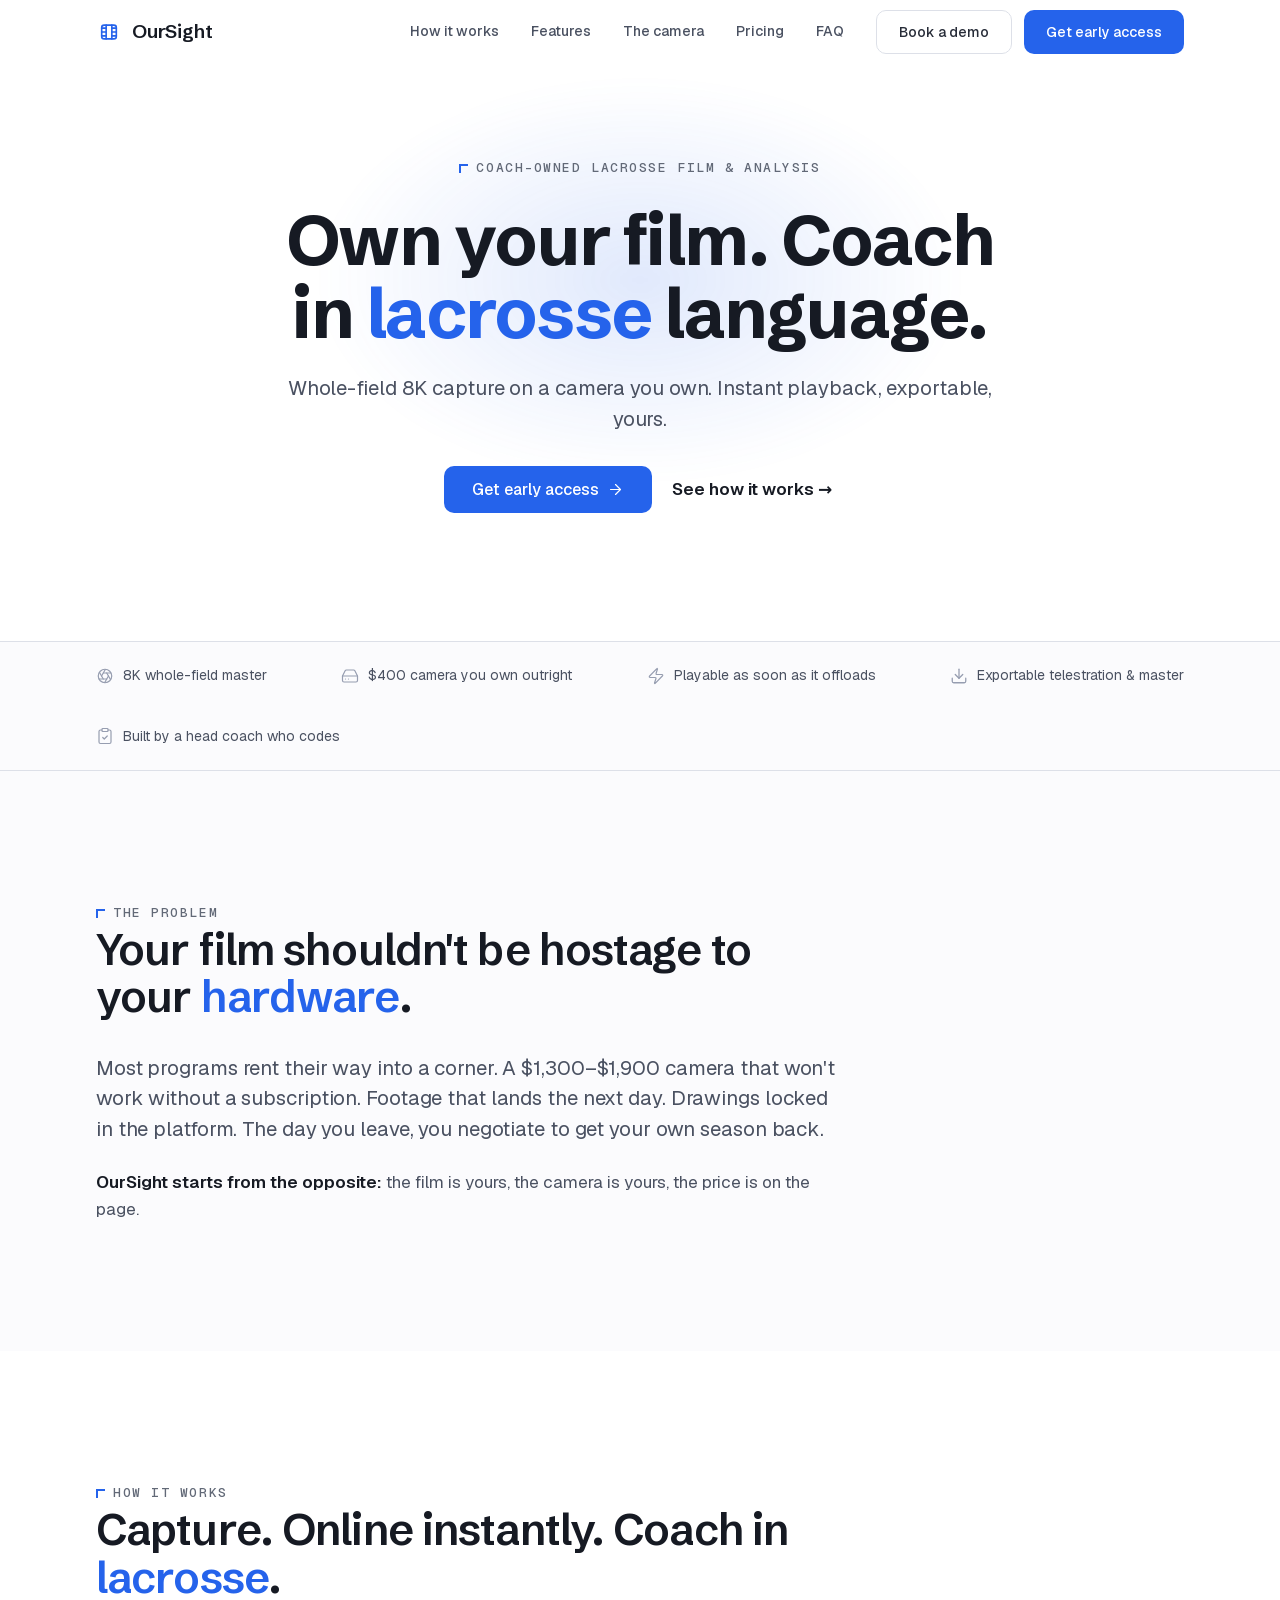
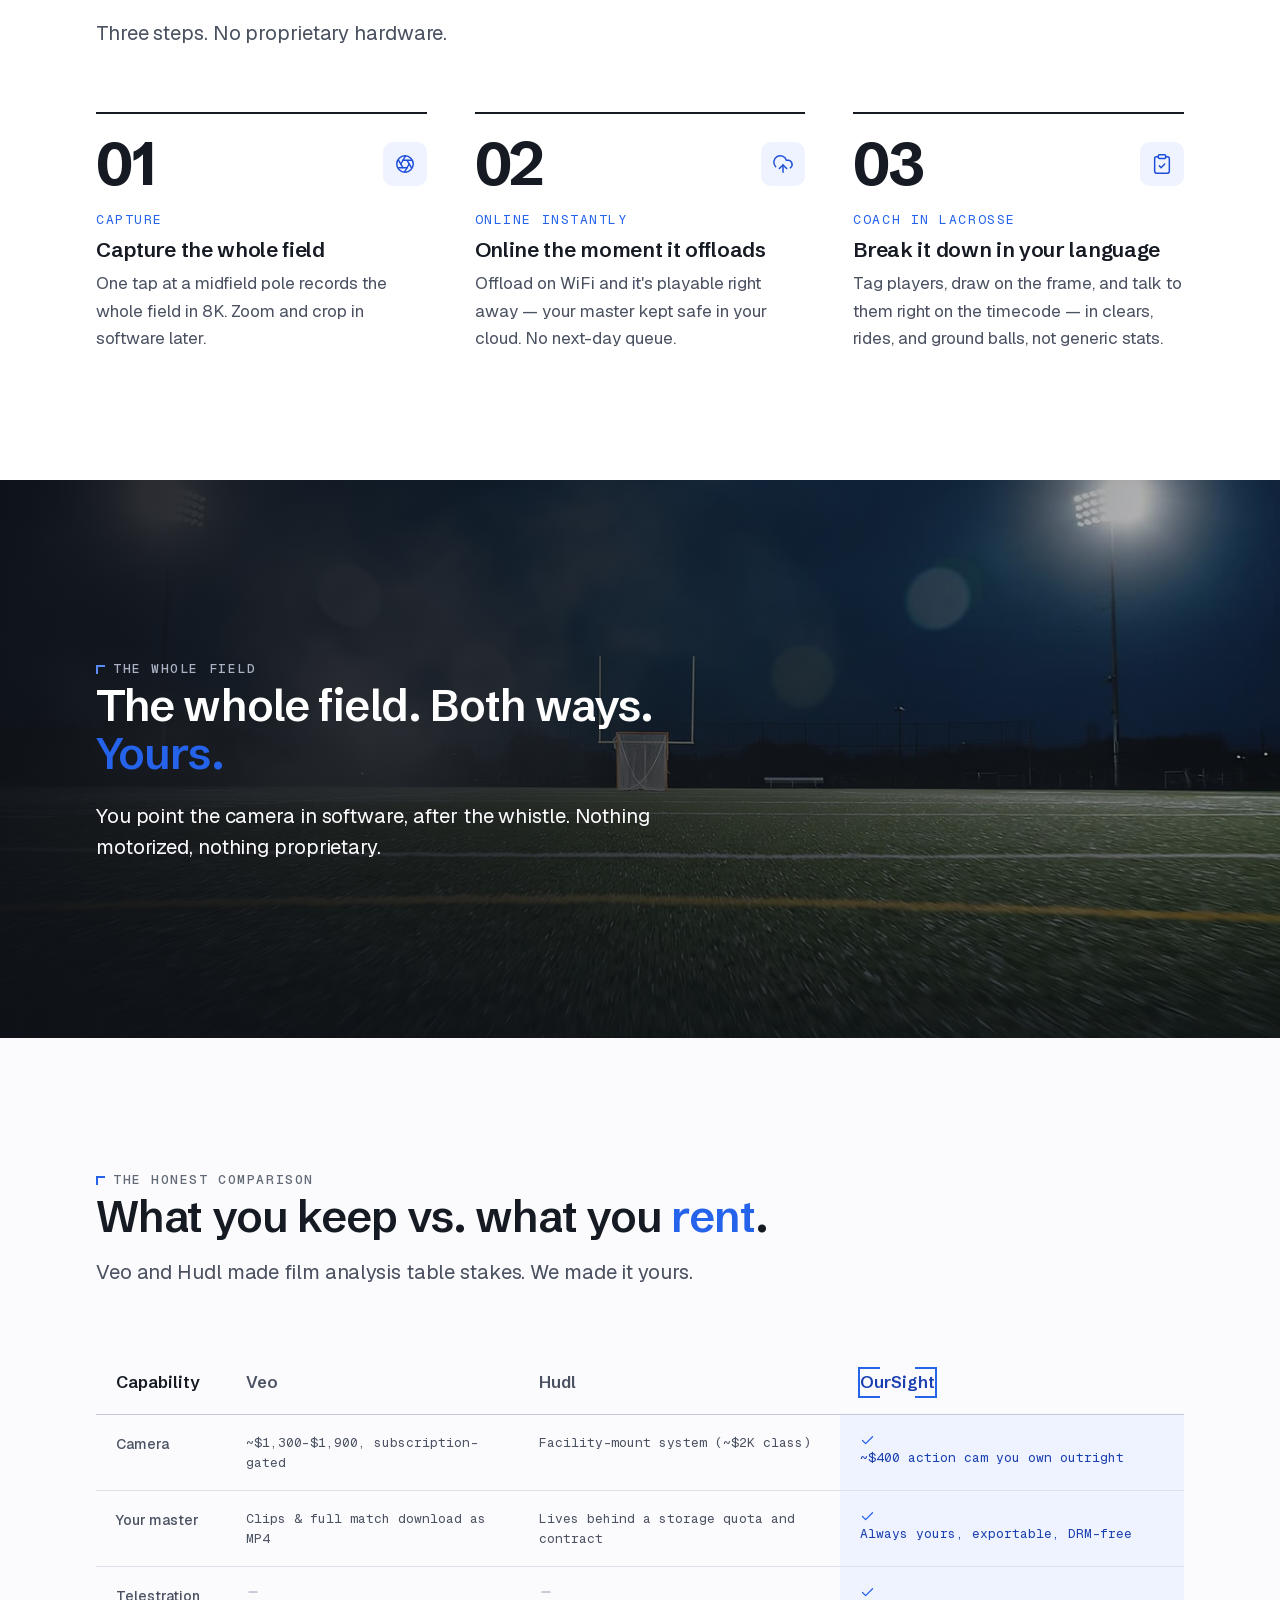
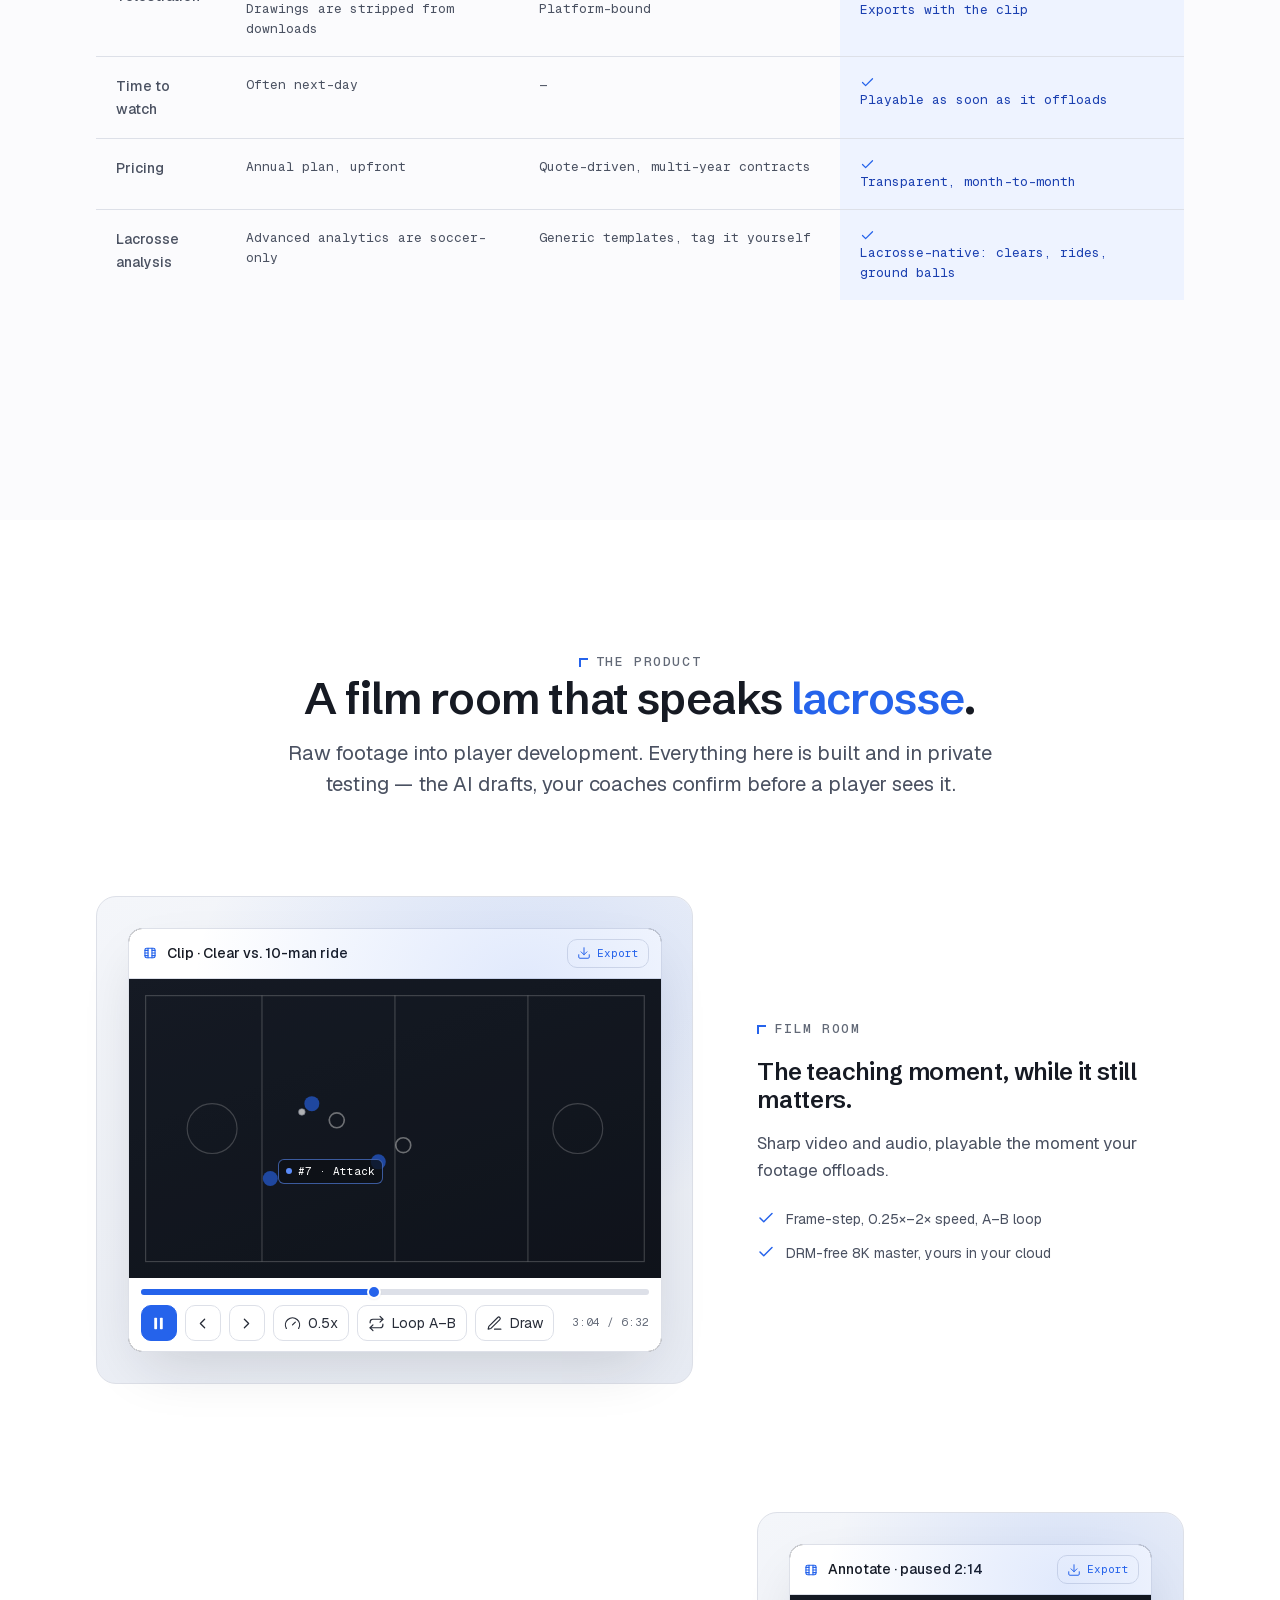
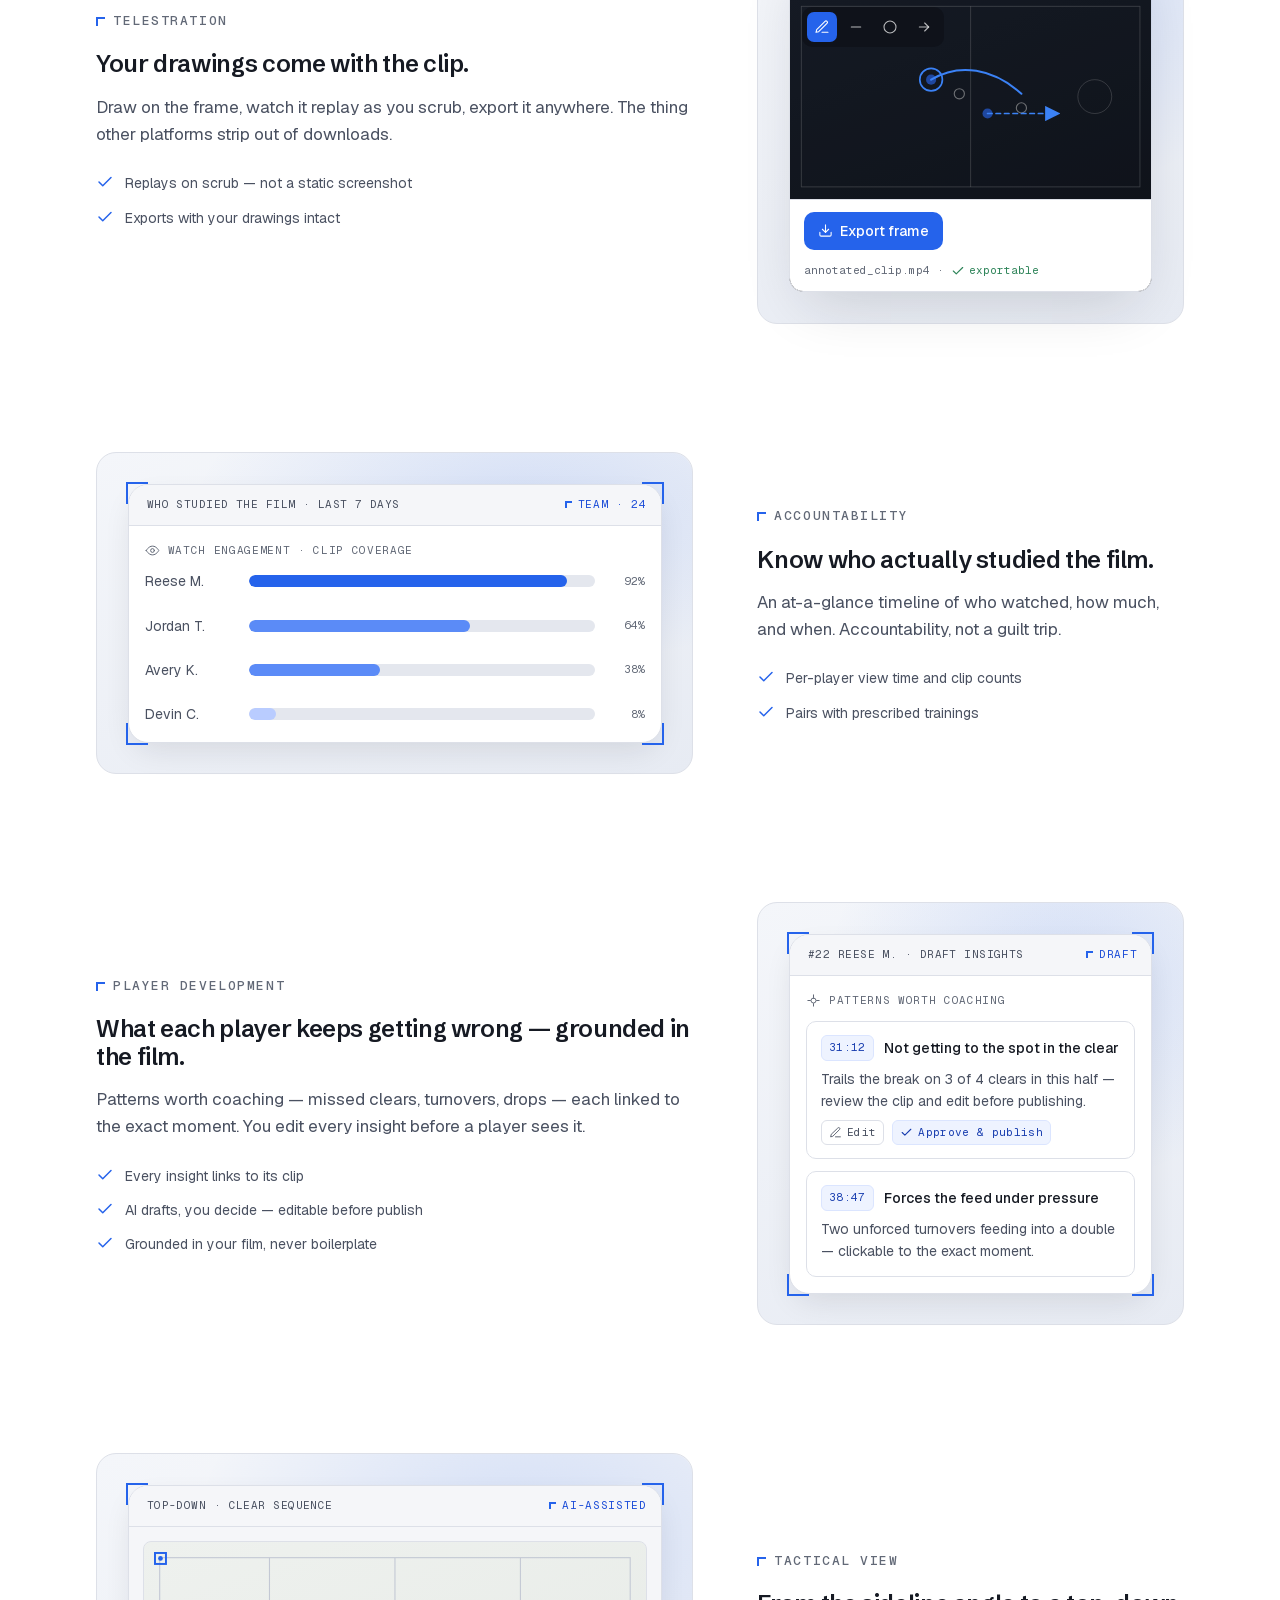
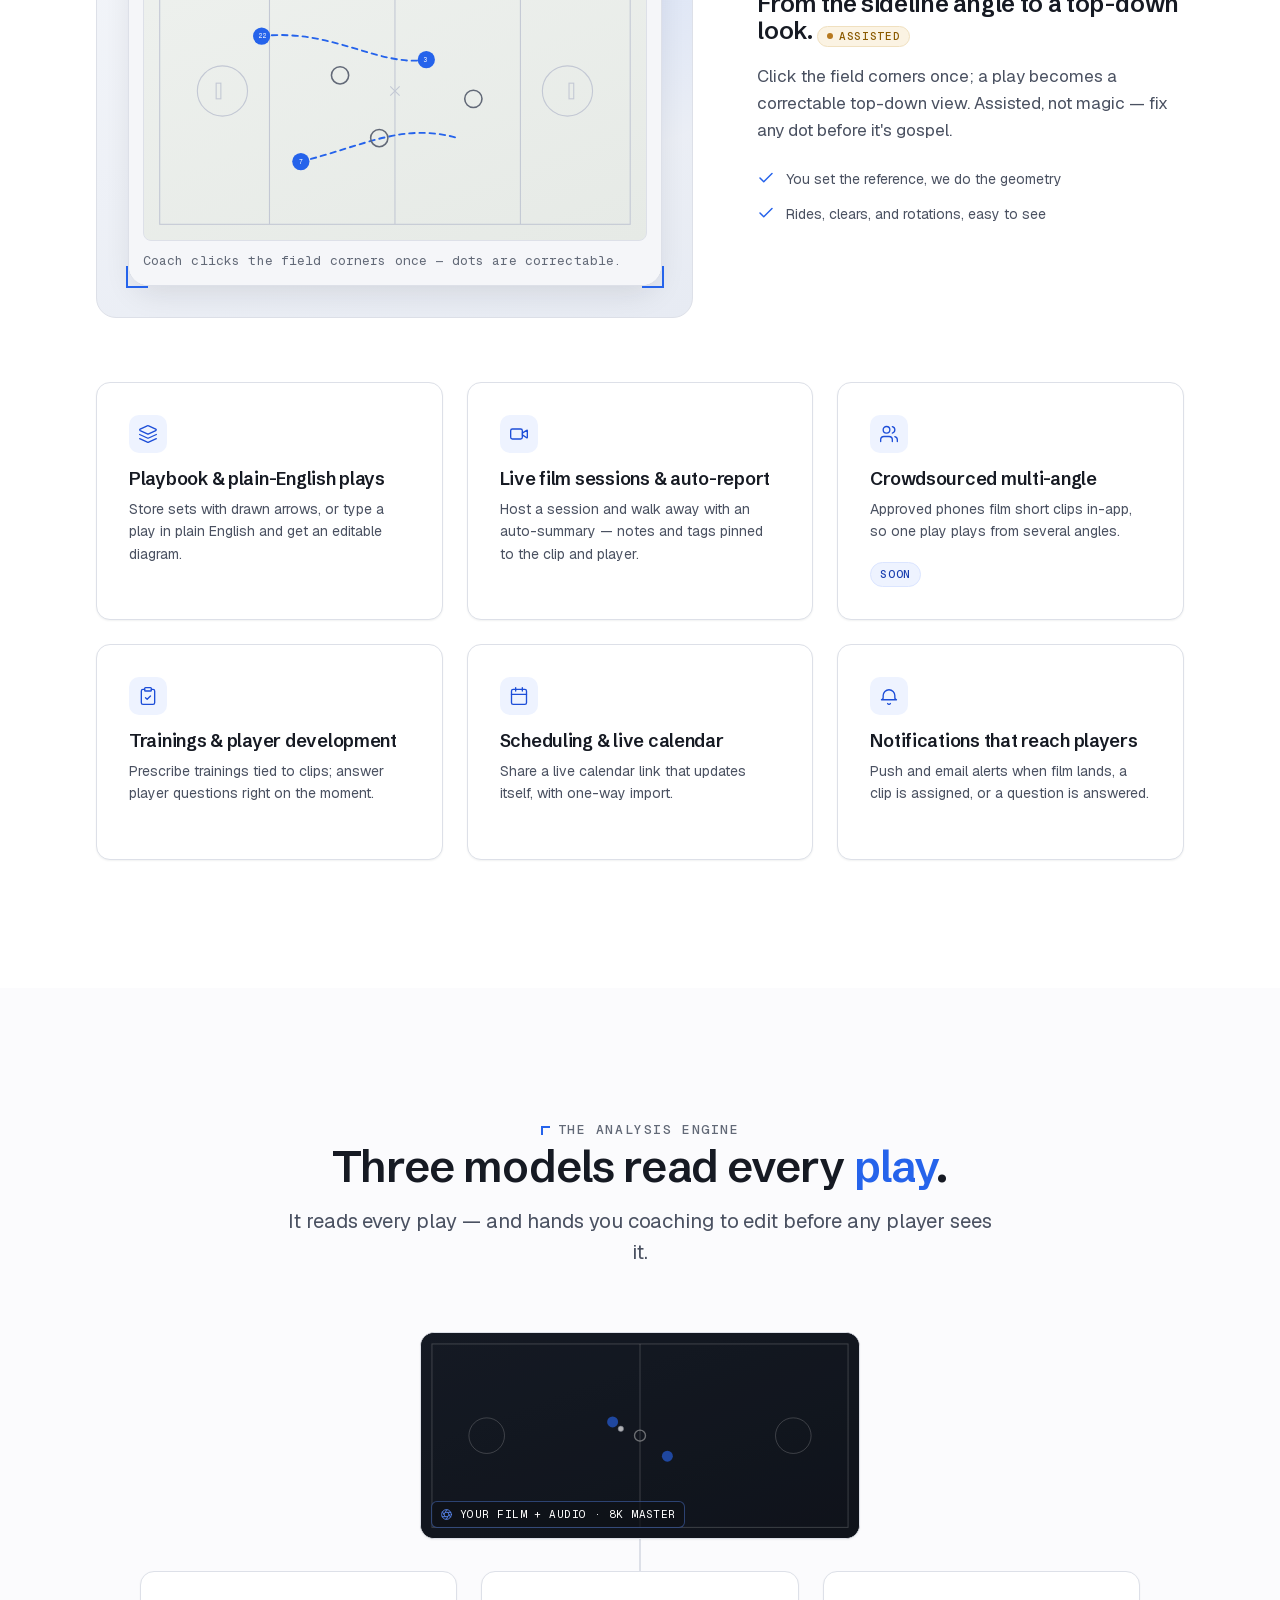
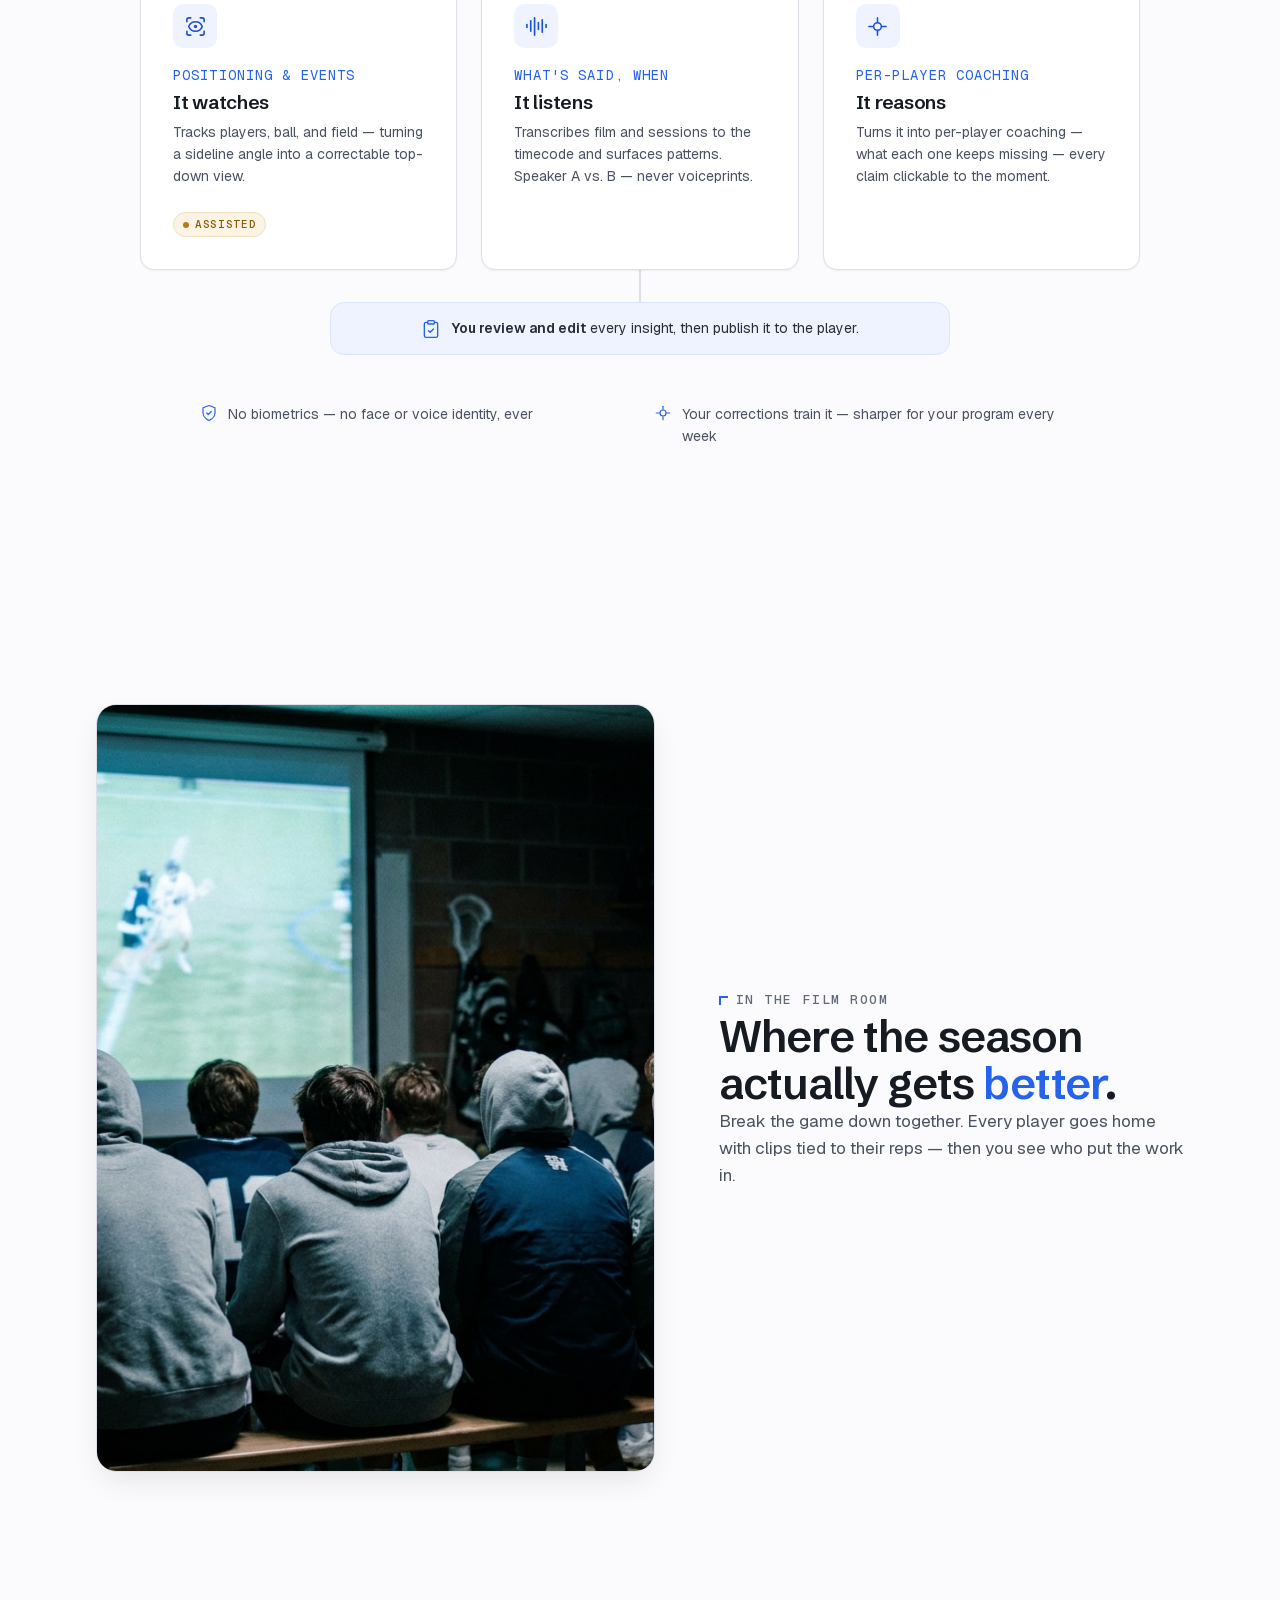
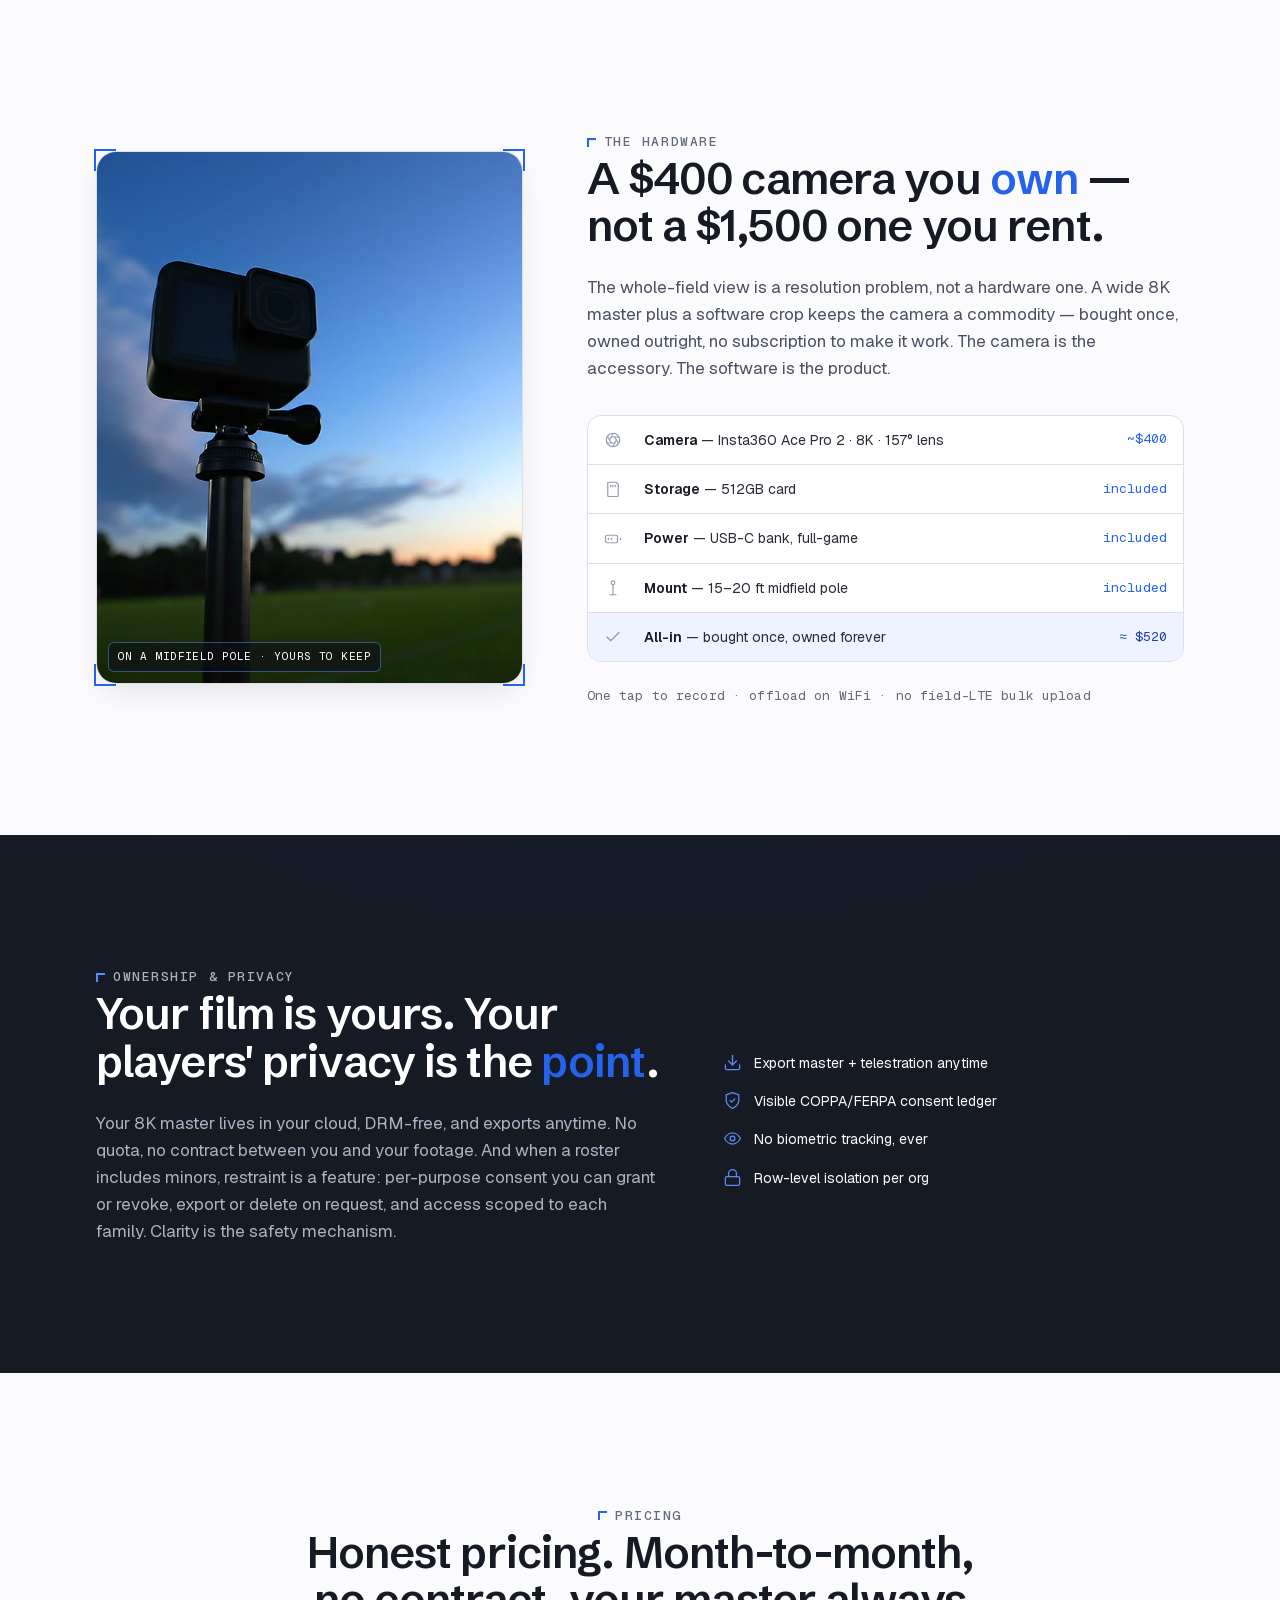
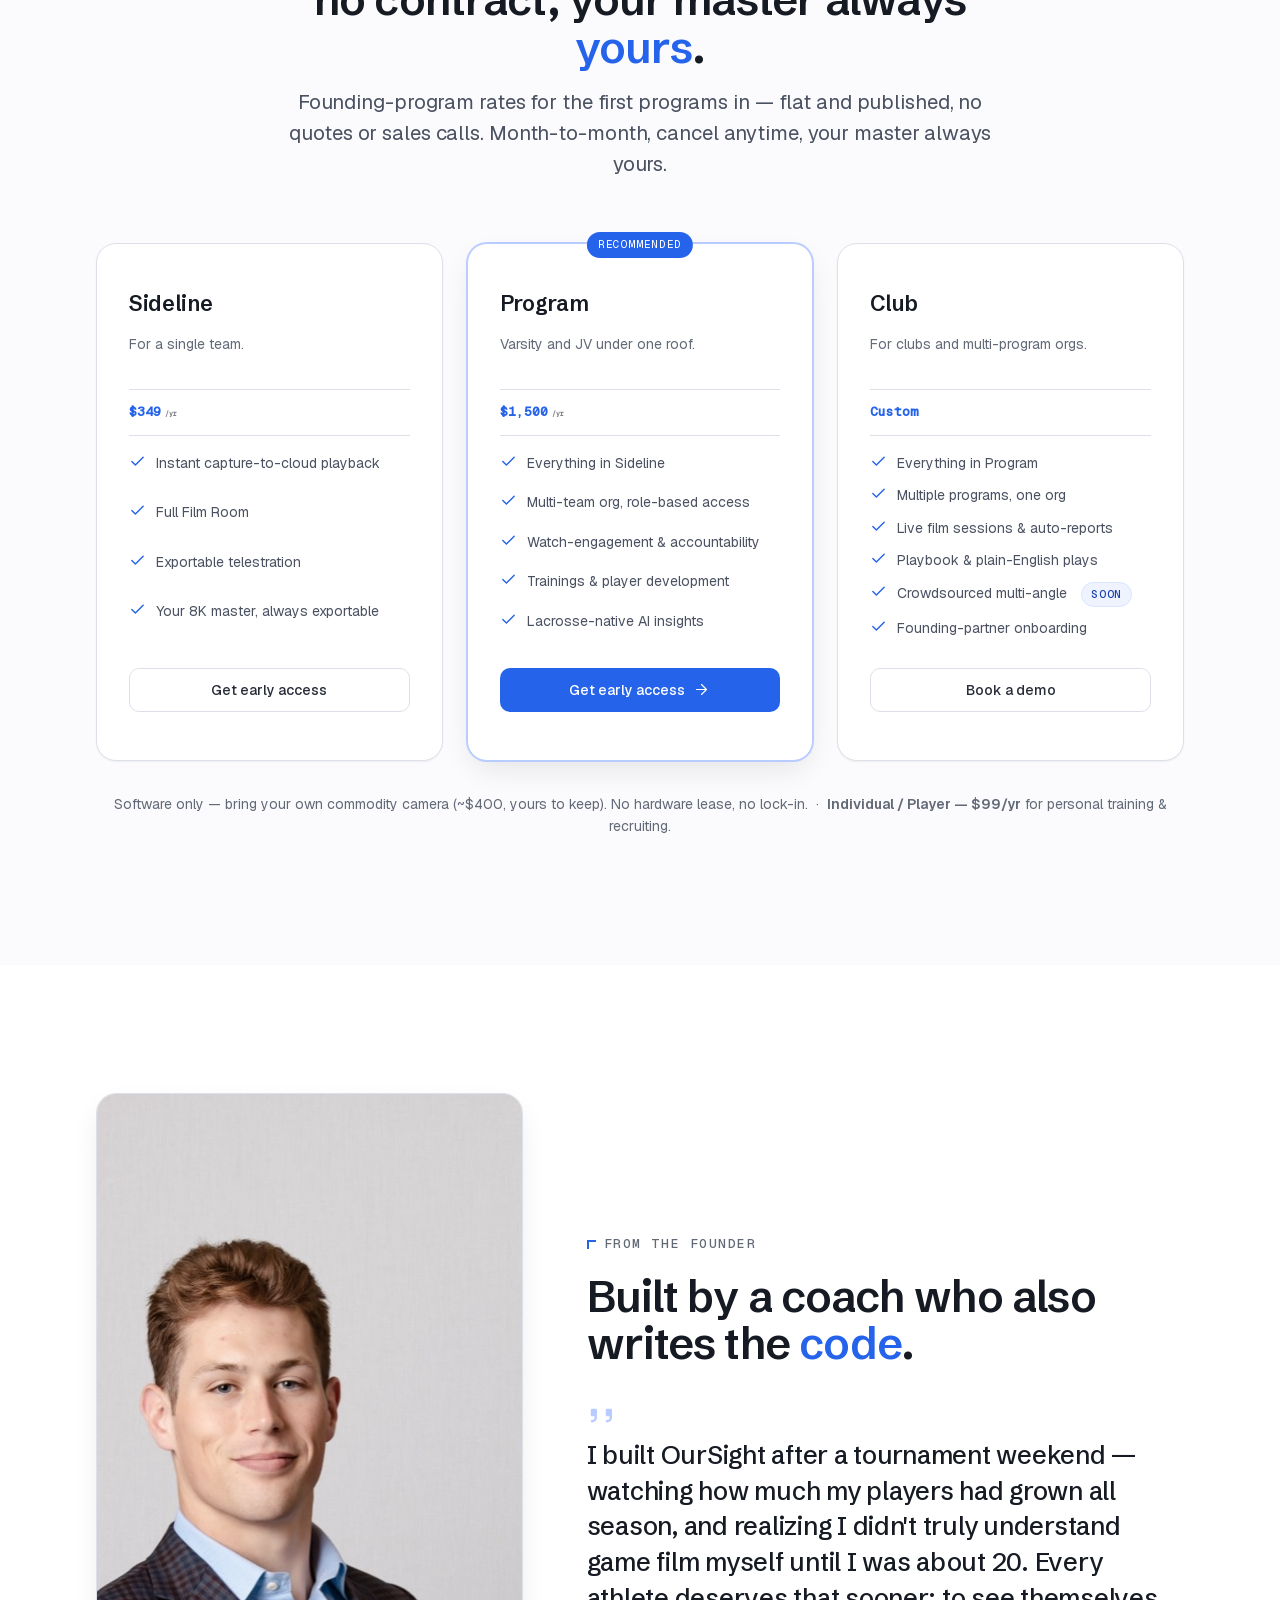
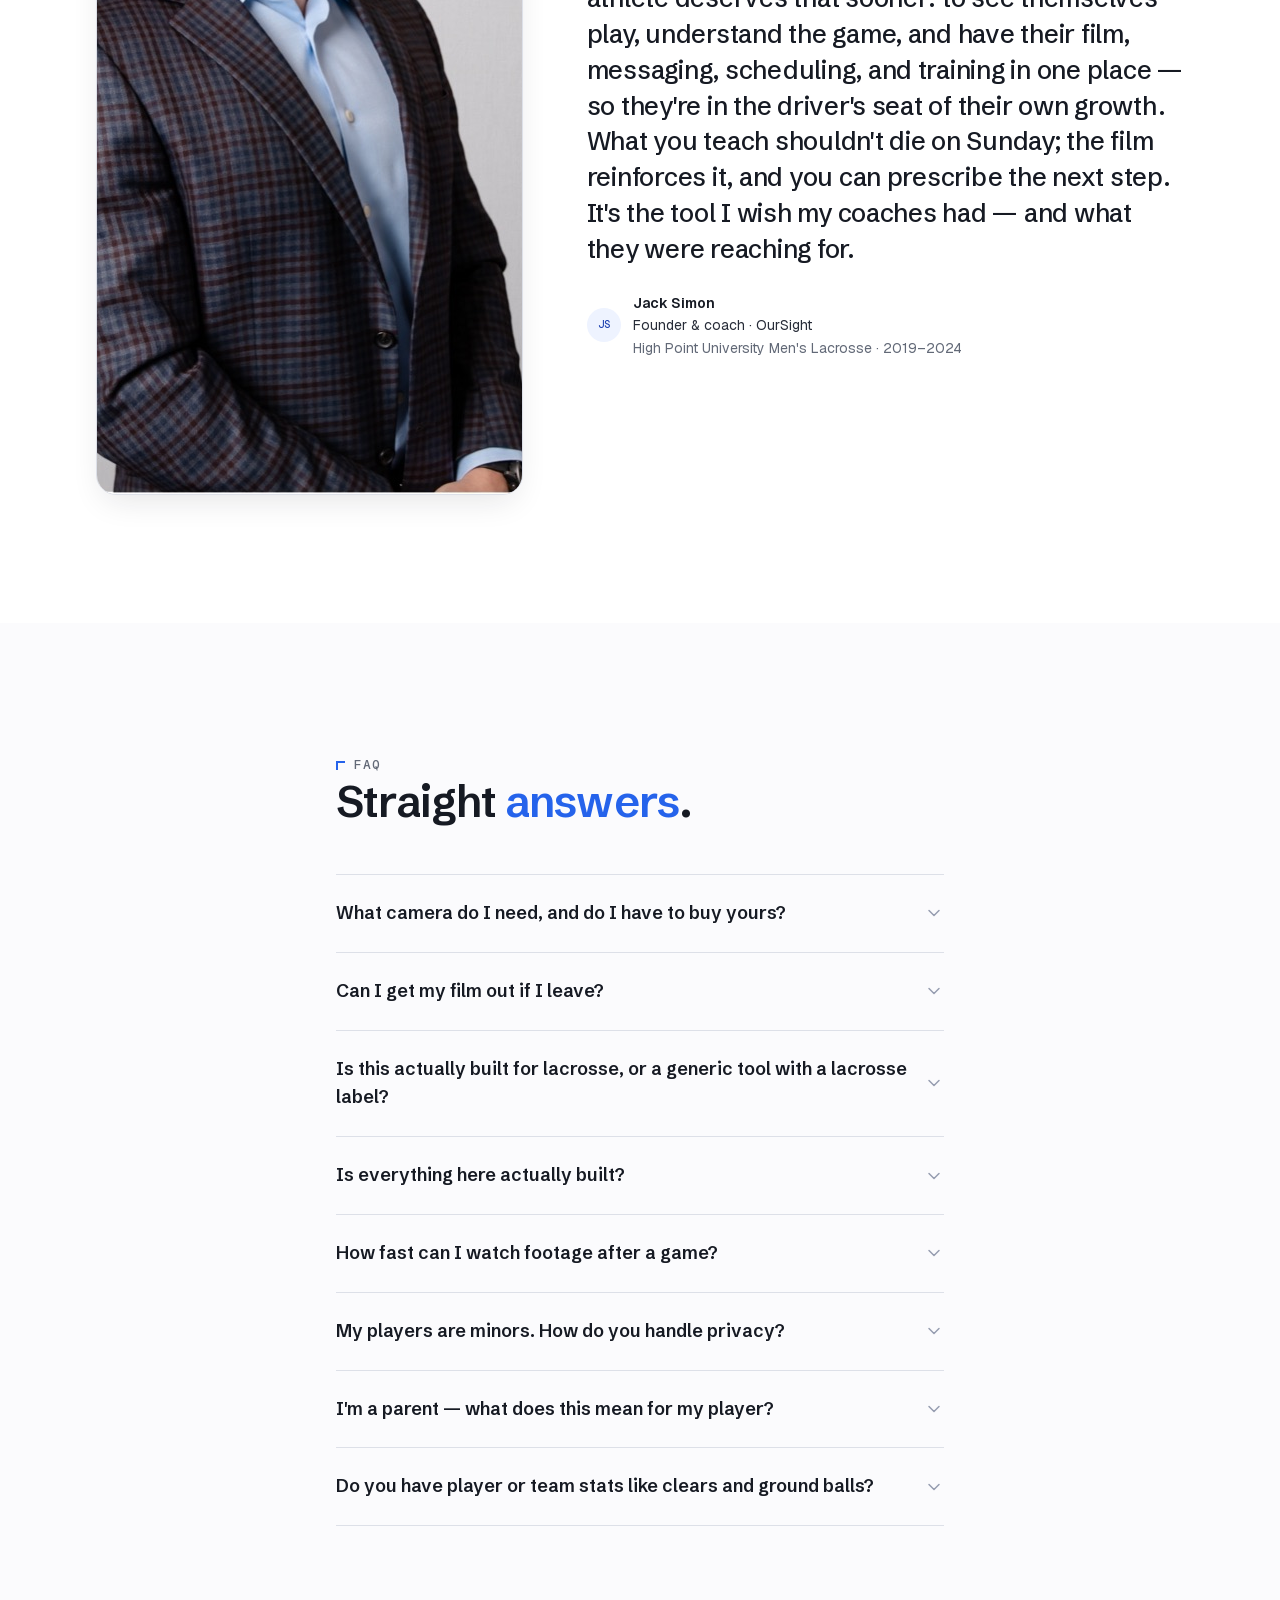
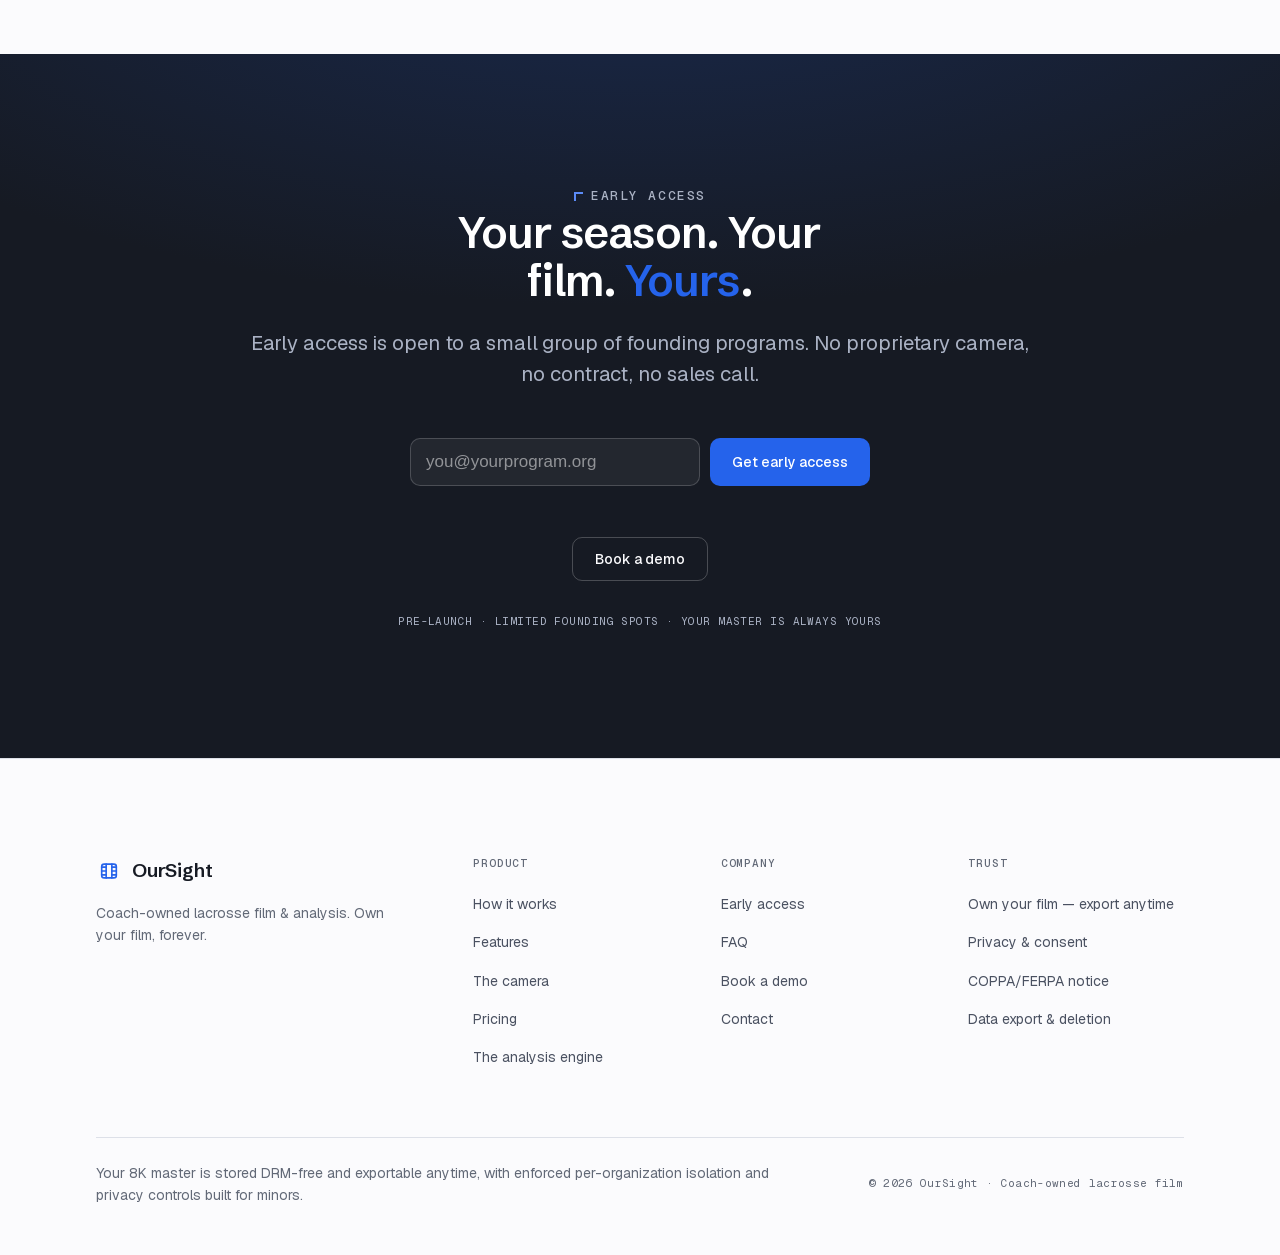
<file: site/index.html>
<!DOCTYPE html>
<html lang="en">
<head>
<meta charset="utf-8">
<meta name="viewport" content="width=device-width, initial-scale=1">
<title>OurSight — Coach-Owned Lacrosse Film &amp; Analysis</title>
<meta name="description" content="Whole-field lacrosse film on a $400 camera you own outright. Instant playback, exportable telestration, lacrosse-native analysis. No lock-in. Early access open.">
<link rel="canonical" href="https://oursight.app/">
<meta name="theme-color" content="#ffffff">

<!-- Open Graph / Twitter -->
<meta property="og:type" content="website">
<meta property="og:site_name" content="OurSight">
<meta property="og:locale" content="en_US">
<meta property="og:url" content="https://oursight.app/">
<meta property="og:title" content="Own your film. Coach in lacrosse language.">
<meta property="og:description" content="OurSight is coach-owned lacrosse film &amp; analysis — an 8K whole-field master that's always yours, instant playback, and exportable drawings. A no-lock-in alternative to Veo and Hudl, built by a head coach.">
<meta property="og:image" content="https://oursight.app/assets/img/og.jpg">
<meta property="og:image:width" content="1200">
<meta property="og:image:height" content="630">
<meta property="og:image:alt" content="OurSight — coach-owned lacrosse film and analysis. No lock-in.">
<meta name="twitter:card" content="summary_large_image">
<meta name="twitter:title" content="Own your film. Coach in lacrosse language.">
<meta name="twitter:description" content="Coach-owned lacrosse film &amp; analysis. An 8K master that's always yours, instant playback, exportable telestration. A no-lock-in alternative to Veo and Hudl.">
<meta name="twitter:image" content="https://oursight.app/assets/img/og.jpg">
<meta name="twitter:image:alt" content="OurSight — coach-owned lacrosse film and analysis. No lock-in.">

<link rel="icon" href="favicon.svg" type="image/svg+xml">
<link rel="apple-touch-icon" href="assets/icons/apple-touch-icon.png">
<link rel="manifest" href="site.webmanifest">

<link rel="preload" as="font" type="font/woff2" href="assets/fonts/schibsted-grotesk-700.woff2" crossorigin>
<link rel="preload" as="font" type="font/woff2" href="assets/fonts/geist-400.woff2" crossorigin>
<link rel="stylesheet" href="assets/fonts.css">

<link rel="stylesheet" href="assets/tokens.css">
<link rel="stylesheet" href="assets/styles.css">

<script type="application/ld+json">
{
  "@context": "https://schema.org",
  "@type": "SoftwareApplication",
  "name": "OurSight",
  "applicationCategory": "SportsApplication",
  "operatingSystem": "Web, iOS, Android (PWA)",
  "description": "Coach-owned lacrosse film, analysis and team development. Whole-field 8K capture on a commodity camera you own, instant playback, exportable telestration, and lacrosse-native analysis. A no-lock-in alternative to Veo and Hudl.",
  "url": "https://oursight.app/",
  "offers": { "@type": "Offer", "category": "Subscription", "availability": "https://schema.org/PreOrder" }
}
</script>
<script type="application/ld+json">
{
  "@context": "https://schema.org",
  "@type": "Organization",
  "name": "OurSight",
  "url": "https://oursight.app/",
  "logo": "https://oursight.app/assets/icons/icon-512.png",
  "description": "Coach-owned lacrosse film, analysis and team development — a no-lock-in alternative to Veo and Hudl.",
  "founder": { "@type": "Person", "name": "Jack Simon" }
}
</script>
</head>
<body>
<a class="skip-link" href="#main">Skip to content</a>

<!-- ============ Icon sprite (Lucide line icons) ============ -->
<svg width="0" height="0" style="position:absolute" aria-hidden="true" focusable="false">
  <defs>
    <g stroke-linecap="round" stroke-linejoin="round"></g>
  </defs>
  <symbol id="i-arrow" viewBox="0 0 24 24" fill="none" stroke="currentColor" stroke-width="1.7" stroke-linecap="round" stroke-linejoin="round"><path d="M5 12h14"/><path d="m12 5 7 7-7 7"/></symbol>
  <symbol id="i-play" viewBox="0 0 24 24" fill="currentColor"><path d="M7 4.5v15a1 1 0 0 0 1.54.84l11.5-7.5a1 1 0 0 0 0-1.68L8.54 3.66A1 1 0 0 0 7 4.5Z"/></symbol>
  <symbol id="i-menu" viewBox="0 0 24 24" fill="none" stroke="currentColor" stroke-width="1.7" stroke-linecap="round" stroke-linejoin="round"><path d="M4 6h16"/><path d="M4 12h16"/><path d="M4 18h16"/></symbol>
  <symbol id="i-close" viewBox="0 0 24 24" fill="none" stroke="currentColor" stroke-width="1.7" stroke-linecap="round" stroke-linejoin="round"><path d="M18 6 6 18"/><path d="m6 6 12 12"/></symbol>
  <symbol id="i-check" viewBox="0 0 24 24" fill="none" stroke="currentColor" stroke-width="2" stroke-linecap="round" stroke-linejoin="round"><path d="M20 6 9 17l-5-5"/></symbol>
  <symbol id="i-minus" viewBox="0 0 24 24" fill="none" stroke="currentColor" stroke-width="2" stroke-linecap="round" stroke-linejoin="round"><path d="M5 12h14"/></symbol>
  <symbol id="i-x" viewBox="0 0 24 24" fill="none" stroke="currentColor" stroke-width="2" stroke-linecap="round" stroke-linejoin="round"><path d="M18 6 6 18"/><path d="m6 6 12 12"/></symbol>
  <symbol id="i-eye" viewBox="0 0 24 24" fill="none" stroke="currentColor" stroke-width="1.6" stroke-linecap="round" stroke-linejoin="round"><path d="M2 12s3.5-7 10-7 10 7 10 7-3.5 7-10 7-10-7-10-7Z"/><circle cx="12" cy="12" r="3"/></symbol>
  <symbol id="i-pen" viewBox="0 0 24 24" fill="none" stroke="currentColor" stroke-width="1.6" stroke-linecap="round" stroke-linejoin="round"><path d="M12 20h9"/><path d="M16.5 3.5a2.12 2.12 0 0 1 3 3L7 19l-4 1 1-4Z"/></symbol>
  <symbol id="i-circle" viewBox="0 0 24 24" fill="none" stroke="currentColor" stroke-width="1.6" stroke-linecap="round" stroke-linejoin="round"><circle cx="12" cy="12" r="9"/></symbol>
  <symbol id="i-arrow-tool" viewBox="0 0 24 24" fill="none" stroke="currentColor" stroke-width="1.6" stroke-linecap="round" stroke-linejoin="round"><path d="M5 12h14"/><path d="m13 6 6 6-6 6"/></symbol>
  <symbol id="i-eraser" viewBox="0 0 24 24" fill="none" stroke="currentColor" stroke-width="1.6" stroke-linecap="round" stroke-linejoin="round"><path d="m7 21-4.3-4.3a1.7 1.7 0 0 1 0-2.4l9.6-9.6a1.7 1.7 0 0 1 2.4 0l5.6 5.6a1.7 1.7 0 0 1 0 2.4L13 21"/><path d="M22 21H7"/></symbol>
  <symbol id="i-download" viewBox="0 0 24 24" fill="none" stroke="currentColor" stroke-width="1.7" stroke-linecap="round" stroke-linejoin="round"><path d="M21 15v4a2 2 0 0 1-2 2H5a2 2 0 0 1-2-2v-4"/><path d="m7 10 5 5 5-5"/><path d="M12 15V3"/></symbol>
  <symbol id="i-share" viewBox="0 0 24 24" fill="none" stroke="currentColor" stroke-width="1.7" stroke-linecap="round" stroke-linejoin="round"><path d="M4 12v8a2 2 0 0 0 2 2h12a2 2 0 0 0 2-2v-8"/><path d="m16 6-4-4-4 4"/><path d="M12 2v14"/></symbol>
  <symbol id="i-shield" viewBox="0 0 24 24" fill="none" stroke="currentColor" stroke-width="1.6" stroke-linecap="round" stroke-linejoin="round"><path d="M12 22s8-3.5 8-10V5l-8-3-8 3v7c0 6.5 8 10 8 10Z"/><path d="m9 12 2 2 4-4"/></symbol>
  <symbol id="i-lock" viewBox="0 0 24 24" fill="none" stroke="currentColor" stroke-width="1.6" stroke-linecap="round" stroke-linejoin="round"><rect width="18" height="11" x="3" y="11" rx="2"/><path d="M7 11V7a5 5 0 0 1 10 0v4"/></symbol>
  <symbol id="i-aperture" viewBox="0 0 24 24" fill="none" stroke="currentColor" stroke-width="1.6" stroke-linecap="round" stroke-linejoin="round"><circle cx="12" cy="12" r="9"/><path d="m14.3 8 5 8.6"/><path d="M9.7 8h10"/><path d="m7.4 12 5-8.6"/><path d="M9.7 16 4.7 7.4"/><path d="M14.3 16h-10"/><path d="m16.6 12-5 8.6"/></symbol>
  <symbol id="i-cloud" viewBox="0 0 24 24" fill="none" stroke="currentColor" stroke-width="1.6" stroke-linecap="round" stroke-linejoin="round"><path d="M12 13v8"/><path d="M4 14.9A7 7 0 1 1 15.7 8h1.8a4.5 4.5 0 0 1 2.5 8.2"/><path d="m8 17 4-4 4 4"/></symbol>
  <symbol id="i-clipboard" viewBox="0 0 24 24" fill="none" stroke="currentColor" stroke-width="1.6" stroke-linecap="round" stroke-linejoin="round"><rect width="8" height="4" x="8" y="2" rx="1"/><path d="M16 4h2a2 2 0 0 1 2 2v14a2 2 0 0 1-2 2H6a2 2 0 0 1-2-2V6a2 2 0 0 1 2-2h2"/><path d="m9 14 2 2 4-4"/></symbol>
  <symbol id="i-chevron" viewBox="0 0 24 24" fill="none" stroke="currentColor" stroke-width="1.8" stroke-linecap="round" stroke-linejoin="round"><path d="m6 9 6 6 6-6"/></symbol>
  <symbol id="i-chevron-left" viewBox="0 0 24 24" fill="none" stroke="currentColor" stroke-width="1.8" stroke-linecap="round" stroke-linejoin="round"><path d="m15 18-6-6 6-6"/></symbol>
  <symbol id="i-chevron-right" viewBox="0 0 24 24" fill="none" stroke="currentColor" stroke-width="1.8" stroke-linecap="round" stroke-linejoin="round"><path d="m9 18 6-6-6-6"/></symbol>
  <symbol id="i-gauge" viewBox="0 0 24 24" fill="none" stroke="currentColor" stroke-width="1.7" stroke-linecap="round" stroke-linejoin="round"><path d="m12 14 4-4"/><path d="M3.34 19a10 10 0 1 1 17.32 0"/></symbol>
  <symbol id="i-repeat" viewBox="0 0 24 24" fill="none" stroke="currentColor" stroke-width="1.7" stroke-linecap="round" stroke-linejoin="round"><path d="m17 2 4 4-4 4"/><path d="M3 11v-1a4 4 0 0 1 4-4h14"/><path d="m7 22-4-4 4-4"/><path d="M21 13v1a4 4 0 0 1-4 4H3"/></symbol>
  <symbol id="i-line" viewBox="0 0 24 24" fill="none" stroke="currentColor" stroke-width="1.7" stroke-linecap="round" stroke-linejoin="round"><path d="M5 12h14"/></symbol>
  <symbol id="i-audio" viewBox="0 0 24 24" fill="none" stroke="currentColor" stroke-width="1.7" stroke-linecap="round" stroke-linejoin="round"><path d="M2 10v3"/><path d="M6 6v11"/><path d="M10 3v18"/><path d="M14 8v7"/><path d="M18 5v13"/><path d="M22 10v3"/></symbol>
  <symbol id="i-scan-eye" viewBox="0 0 24 24" fill="none" stroke="currentColor" stroke-width="1.7" stroke-linecap="round" stroke-linejoin="round"><path d="M3 7V5a2 2 0 0 1 2-2h2"/><path d="M17 3h2a2 2 0 0 1 2 2v2"/><path d="M21 17v2a2 2 0 0 1-2 2h-2"/><path d="M7 21H5a2 2 0 0 1-2-2v-2"/><circle cx="12" cy="12" r="1"/><path d="M18.944 12.33a1 1 0 0 0 0-.66 7.5 7.5 0 0 0-13.888 0 1 1 0 0 0 0 .66 7.5 7.5 0 0 0 13.888 0"/></symbol>
  <symbol id="i-calendar" viewBox="0 0 24 24" fill="none" stroke="currentColor" stroke-width="1.6" stroke-linecap="round" stroke-linejoin="round"><path d="M8 2v4"/><path d="M16 2v4"/><rect width="18" height="18" x="3" y="4" rx="2"/><path d="M3 10h18"/></symbol>
  <symbol id="i-users" viewBox="0 0 24 24" fill="none" stroke="currentColor" stroke-width="1.6" stroke-linecap="round" stroke-linejoin="round"><path d="M16 21v-2a4 4 0 0 0-4-4H6a4 4 0 0 0-4 4v2"/><circle cx="9" cy="7" r="4"/><path d="M22 21v-2a4 4 0 0 0-3-3.87"/><path d="M16 3.13a4 4 0 0 1 0 7.75"/></symbol>
  <symbol id="i-layers" viewBox="0 0 24 24" fill="none" stroke="currentColor" stroke-width="1.6" stroke-linecap="round" stroke-linejoin="round"><path d="m12.8 2.2 8.5 3.9a1 1 0 0 1 0 1.8l-8.5 3.9a2 2 0 0 1-1.6 0L2.6 7.9a1 1 0 0 1 0-1.8l8.5-3.9a2 2 0 0 1 1.6 0Z"/><path d="m22 17.6-9.2 4.2a2 2 0 0 1-1.6 0L2 17.6"/><path d="m22 12.6-9.2 4.2a2 2 0 0 1-1.6 0L2 12.6"/></symbol>
  <symbol id="i-video" viewBox="0 0 24 24" fill="none" stroke="currentColor" stroke-width="1.6" stroke-linecap="round" stroke-linejoin="round"><path d="m16 13 5.2 3.5a.5.5 0 0 0 .8-.4V7.9a.5.5 0 0 0-.8-.4L16 11"/><rect width="14" height="12" x="2" y="6" rx="2"/></symbol>
  <symbol id="i-zap" viewBox="0 0 24 24" fill="none" stroke="currentColor" stroke-width="1.6" stroke-linecap="round" stroke-linejoin="round"><path d="M4 14a1 1 0 0 1-.78-1.63l9.9-10.2a.5.5 0 0 1 .86.46l-1.92 6.02A1 1 0 0 0 13 10h7a1 1 0 0 1 .78 1.63l-9.9 10.2a.5.5 0 0 1-.86-.46l1.92-6.02A1 1 0 0 0 11 14z"/></symbol>
  <symbol id="i-hard-drive" viewBox="0 0 24 24" fill="none" stroke="currentColor" stroke-width="1.6" stroke-linecap="round" stroke-linejoin="round"><path d="M22 12H2"/><path d="M5.5 5.1 2 12v6a2 2 0 0 0 2 2h16a2 2 0 0 0 2-2v-6l-3.5-6.9A2 2 0 0 0 16.8 4H7.2a2 2 0 0 0-1.7 1.1z"/><path d="M6 16h.01"/><path d="M10 16h.01"/></symbol>
  <symbol id="i-battery" viewBox="0 0 24 24" fill="none" stroke="currentColor" stroke-width="1.6" stroke-linecap="round" stroke-linejoin="round"><rect width="16" height="10" x="2" y="7" rx="2"/><path d="M22 11v2"/><path d="M6 11v2"/><path d="M10 11v2"/></symbol>
  <symbol id="i-sd" viewBox="0 0 24 24" fill="none" stroke="currentColor" stroke-width="1.6" stroke-linecap="round" stroke-linejoin="round"><path d="M5 3h11l3 3v15a1 1 0 0 1-1 1H6a1 1 0 0 1-1-1V4a1 1 0 0 1 1-1Z"/><path d="M9 7v2"/><path d="M12 7v2"/><path d="M15 7v2"/></symbol>
  <symbol id="i-pole" viewBox="0 0 24 24" fill="none" stroke="currentColor" stroke-width="1.6" stroke-linecap="round" stroke-linejoin="round"><circle cx="12" cy="5" r="2.5"/><path d="M12 7.5V21"/><path d="M8 21h8"/></symbol>
  <symbol id="i-bell" viewBox="0 0 24 24" fill="none" stroke="currentColor" stroke-width="1.6" stroke-linecap="round" stroke-linejoin="round"><path d="M10.3 21a1.94 1.94 0 0 0 3.4 0"/><path d="M21 16.5c-2 0-2-1.4-2-3v-2a7 7 0 1 0-14 0v2c0 1.6 0 3-2 3z"/></symbol>
  <symbol id="i-message" viewBox="0 0 24 24" fill="none" stroke="currentColor" stroke-width="1.6" stroke-linecap="round" stroke-linejoin="round"><path d="M7.9 20A9 9 0 1 0 4 16.1L2 22Z"/></symbol>
  <symbol id="i-skip-back" viewBox="0 0 24 24" fill="none" stroke="currentColor" stroke-width="1.6" stroke-linecap="round" stroke-linejoin="round"><path d="M19 20 9 12l10-8z"/><path d="M5 19V5"/></symbol>
  <symbol id="i-step-back" viewBox="0 0 24 24" fill="none" stroke="currentColor" stroke-width="1.6" stroke-linecap="round" stroke-linejoin="round"><path d="M18 20V4"/><path d="M14 20 4 12l10-8z"/></symbol>
  <symbol id="i-pause" viewBox="0 0 24 24" fill="currentColor"><rect x="14" y="4" width="4" height="16" rx="1"/><rect x="6" y="4" width="4" height="16" rx="1"/></symbol>
  <symbol id="i-step-fwd" viewBox="0 0 24 24" fill="none" stroke="currentColor" stroke-width="1.6" stroke-linecap="round" stroke-linejoin="round"><path d="M6 4v16"/><path d="m10 4 10 8-10 8z"/></symbol>
  <symbol id="i-skip-fwd" viewBox="0 0 24 24" fill="none" stroke="currentColor" stroke-width="1.6" stroke-linecap="round" stroke-linejoin="round"><path d="m5 4 10 8-10 8z"/><path d="M19 5v14"/></symbol>
  <symbol id="i-quote" viewBox="0 0 24 24" fill="currentColor"><path d="M7 7H4a1 1 0 0 0-1 1v4a1 1 0 0 0 1 1h2v1a2 2 0 0 1-2 2 1 1 0 1 0 0 2 4 4 0 0 0 4-4V8a1 1 0 0 0-1-1Zm12 0h-3a1 1 0 0 0-1 1v4a1 1 0 0 0 1 1h2v1a2 2 0 0 1-2 2 1 1 0 1 0 0 2 4 4 0 0 0 4-4V8a1 1 0 0 0-1-1Z"/></symbol>
  <symbol id="i-target" viewBox="0 0 24 24" fill="none" stroke="currentColor" stroke-width="1.6" stroke-linecap="round" stroke-linejoin="round"><circle cx="12" cy="12" r="9"/><circle cx="12" cy="12" r="5"/><circle cx="12" cy="12" r="1"/></symbol>
  <symbol id="i-route" viewBox="0 0 24 24" fill="none" stroke="currentColor" stroke-width="1.6" stroke-linecap="round" stroke-linejoin="round"><circle cx="6" cy="19" r="3"/><path d="M9 19h8.5a3.5 3.5 0 0 0 0-7h-11a3.5 3.5 0 0 1 0-7H15"/><circle cx="18" cy="5" r="3"/></symbol>
  <symbol id="i-spark" viewBox="0 0 24 24" fill="none" stroke="currentColor" stroke-width="1.6" stroke-linecap="round" stroke-linejoin="round"><path d="M12 3v4"/><path d="M12 17v4"/><path d="M3 12h4"/><path d="M17 12h4"/><path d="M12 8a4 4 0 0 0 0 8 4 4 0 0 0 0-8Z"/></symbol>
</svg>

<!-- ============ Header ============ -->
<header class="header" data-header>
  <div class="container">
    <a class="brand" href="#top" aria-label="OurSight home">
      <svg class="brand__mark" viewBox="0 0 64 64" aria-hidden="true"><g fill="none" stroke="#2563eb" stroke-width="4" stroke-linecap="round" stroke-linejoin="round"><rect x="14" y="15" width="36" height="34" rx="6"/><line x1="25" y1="15" x2="25" y2="49"/><line x1="39" y1="15" x2="39" y2="49"/><line x1="14" y1="32" x2="25" y2="32"/><line x1="39" y1="32" x2="50" y2="32"/><line x1="14" y1="22.5" x2="25" y2="22.5"/><line x1="14" y1="41.5" x2="25" y2="41.5"/><line x1="39" y1="22.5" x2="50" y2="22.5"/><line x1="39" y1="41.5" x2="50" y2="41.5"/></g></svg>
      <span class="brand__name">OurSight</span>
    </a>

    <button class="nav-toggle" data-nav-toggle aria-expanded="false" aria-controls="nav" aria-label="Toggle menu">
      <svg class="i-menu" aria-hidden="true"><use href="#i-menu"/></svg>
      <svg class="i-close" aria-hidden="true"><use href="#i-close"/></svg>
    </button>

    <nav class="nav" id="nav" data-nav data-spy aria-label="Primary">
      <div class="nav__links">
        <a href="#how">How it works</a>
        <a href="#features">Features</a>
        <a href="#camera">The camera</a>
        <a href="#pricing">Pricing</a>
        <a href="#faq">FAQ</a>
      </div>
      <div class="nav__cta">
        <a class="btn btn-ghost" href="mailto:hello@oursight.app?subject=Book%20a%20demo%20%E2%80%94%20OurSight">Book a demo</a>
        <a class="btn btn-primary" href="#waitlist">Get early access</a>
      </div>
    </nav>
  </div>
</header>

<main id="main">
<span id="top"></span>

<!-- ============ Hero ============ -->
<section class="hero">
  <div class="container hero__top" data-reveal>
    <p class="eyebrow hero__eyebrow">Coach-owned lacrosse film &amp; analysis</p>
    <h1>Own your film. Coach in <span class="ink">lacrosse</span> language.</h1>
    <p class="lead hero__sub">Whole-field 8K capture on a camera you own. Instant playback, exportable, yours.</p>
    <div class="hero__cta">
      <a class="btn btn-primary btn-lg" href="#waitlist">Get early access <svg class="i-arrow" aria-hidden="true"><use href="#i-arrow"/></svg></a>
      <a class="hero__textlink" href="#how" style="align-self:center;font-weight:600;color:var(--text-strong);text-decoration:none;padding:8px 4px">See how it works →</a>
    </div>
  </div>
</section>

<!-- ============ Trust strip ============ -->
<div class="trust-strip">
  <div class="container">
    <div class="trust-strip__inner" data-reveal>
      <span class="trust-chip"><svg aria-hidden="true"><use href="#i-aperture"/></svg> 8K whole-field master</span>
      <span class="trust-chip"><svg aria-hidden="true"><use href="#i-hard-drive"/></svg> $400 camera you own outright</span>
      <span class="trust-chip"><svg aria-hidden="true"><use href="#i-zap"/></svg> Playable as soon as it offloads</span>
      <span class="trust-chip"><svg aria-hidden="true"><use href="#i-download"/></svg> Exportable telestration &amp; master</span>
      <span class="trust-chip"><svg aria-hidden="true"><use href="#i-clipboard"/></svg> Built by a head coach who codes</span>
    </div>
  </div>
</div>

<!-- ============ Problem ============ -->
<section class="section section--alt">
  <div class="container">
    <div class="section-head" data-reveal>
      <p class="eyebrow">The problem</p>
      <h2>Your film shouldn't be hostage to your <span class="ink">hardware</span>.</h2>
    </div>
    <div class="measure" data-reveal style="margin-top:var(--s5)">
      <p class="lead" style="margin-bottom:var(--s4)">Most programs rent their way into a corner. A $1,300–$1,900 camera that won't work without a subscription. Footage that lands the next day. Drawings locked in the platform. The day you leave, you negotiate to get your own season back.</p>
      <p><strong>OurSight starts from the opposite:</strong> the film is yours, the camera is yours, the price is on the page.</p>
    </div>
  </div>
</section>

<!-- ============ Three-step ============ -->
<section class="section" id="how">
  <div class="container">
    <div class="section-head" data-reveal>
      <p class="eyebrow">How it works</p>
      <h2>Capture. Online instantly. Coach in <span class="ink">lacrosse</span>.</h2>
      <p class="lead">Three steps. No proprietary hardware.</p>
    </div>
    <div class="steps">
      <div class="step" data-reveal>
        <div class="step__top"><span class="step__num">01</span><div class="step__icon"><svg aria-hidden="true"><use href="#i-aperture"/></svg></div></div>
        <span class="step__label">Capture</span>
        <h3>Capture the whole field</h3>
        <p>One tap at a midfield pole records the whole field in 8K. Zoom and crop in software later.</p>
      </div>
      <div class="step" data-reveal data-reveal-delay="90">
        <div class="step__top"><span class="step__num">02</span><div class="step__icon"><svg aria-hidden="true"><use href="#i-cloud"/></svg></div></div>
        <span class="step__label">Online instantly</span>
        <h3>Online the moment it offloads</h3>
        <p>Offload on WiFi and it's playable right away — your master kept safe in your cloud. No next-day queue.</p>
      </div>
      <div class="step" data-reveal data-reveal-delay="180">
        <div class="step__top"><span class="step__num">03</span><div class="step__icon"><svg aria-hidden="true"><use href="#i-clipboard"/></svg></div></div>
        <span class="step__label">Coach in lacrosse</span>
        <h3>Break it down in your language</h3>
        <p>Tag players, draw on the frame, and talk to them right on the timecode — in clears, rides, and ground balls, not generic stats.</p>
      </div>
    </div>
  </div>
</section>

<!-- ============ Immersive "whole field" band ============ -->
<section class="section--dark action-band" aria-labelledby="wholefield">
  <video class="action-band__bg" data-bg-video autoplay muted loop playsinline preload="metadata" poster="assets/img/field-loop-poster.jpg" aria-hidden="true">
    <source src="assets/video/field-loop.mp4" type="video/mp4">
  </video>
  <div class="container">
    <div class="action-band__copy" data-reveal>
      <p class="eyebrow">The whole field</p>
      <h2 id="wholefield">The whole field. Both ways. <span class="ink">Yours.</span></h2>
      <p class="lead">You point the camera in software, after the whistle. Nothing motorized, nothing proprietary.</p>
    </div>
  </div>
</section>

<!-- ============ Comparison ============ -->
<section class="section section--alt">
  <div class="container">
    <div class="section-head" data-reveal>
      <p class="eyebrow">The honest comparison</p>
      <h2>What you keep vs. what you <span class="ink">rent</span>.</h2>
      <p class="lead">Veo and Hudl made film analysis table stakes. We made it yours.</p>
    </div>

    <div class="compare-frame" data-reveal>
     <div class="compare-wrap">
      <table class="compare">
        <thead>
          <tr>
            <th scope="col">Capability</th>
            <th scope="col" class="col-them">Veo</th>
            <th scope="col" class="col-them">Hudl</th>
            <th scope="col" class="col-us-head">
              <span class="us-head-wrap cropframe">
                <span class="cf-tl"></span><span class="cf-tr"></span><span class="cf-bl"></span><span class="cf-br"></span>
                OurSight
              </span>
            </th>
          </tr>
        </thead>
        <tbody>
          <tr>
            <th scope="row">Camera</th>
            <td class="col-them" data-label="Veo">~$1,300–$1,900, subscription-gated</td>
            <td class="col-them" data-label="Hudl">Facility-mount system (~$2K class)</td>
            <td class="col-us" data-label="OurSight"><svg class="i-win" aria-hidden="true"><use href="#i-check"/></svg>~$400 action cam you own outright</td>
          </tr>
          <tr>
            <th scope="row">Your master</th>
            <td class="col-them" data-label="Veo">Clips &amp; full match download as MP4</td>
            <td class="col-them" data-label="Hudl">Lives behind a storage quota and contract</td>
            <td class="col-us" data-label="OurSight"><svg class="i-win" aria-hidden="true"><use href="#i-check"/></svg>Always yours, exportable, DRM-free</td>
          </tr>
          <tr>
            <th scope="row">Telestration</th>
            <td class="col-them" data-label="Veo"><svg class="i-gap" aria-hidden="true"><use href="#i-minus"/></svg>Drawings are stripped from downloads</td>
            <td class="col-them" data-label="Hudl"><svg class="i-gap" aria-hidden="true"><use href="#i-minus"/></svg>Platform-bound</td>
            <td class="col-us" data-label="OurSight"><svg class="i-win" aria-hidden="true"><use href="#i-check"/></svg>Exports with the clip</td>
          </tr>
          <tr>
            <th scope="row">Time to watch</th>
            <td class="col-them" data-label="Veo">Often next-day</td>
            <td class="col-them" data-label="Hudl">—</td>
            <td class="col-us" data-label="OurSight"><svg class="i-win" aria-hidden="true"><use href="#i-check"/></svg>Playable as soon as it offloads</td>
          </tr>
          <tr>
            <th scope="row">Pricing</th>
            <td class="col-them" data-label="Veo">Annual plan, upfront</td>
            <td class="col-them" data-label="Hudl">Quote-driven, multi-year contracts</td>
            <td class="col-us" data-label="OurSight"><svg class="i-win" aria-hidden="true"><use href="#i-check"/></svg>Transparent, month-to-month</td>
          </tr>
          <tr>
            <th scope="row">Lacrosse analysis</th>
            <td class="col-them" data-label="Veo">Advanced analytics are soccer-only</td>
            <td class="col-them" data-label="Hudl">Generic templates, tag it yourself</td>
            <td class="col-us" data-label="OurSight"><svg class="i-win" aria-hidden="true"><use href="#i-check"/></svg>Lacrosse-native: clears, rides, ground balls</td>
          </tr>
        </tbody>
      </table>
     </div>
    </div>
    <p class="compare-foot" data-reveal>Reflects publicly documented competitor behavior as of mid-2026; we re-verify before each major update. Veo's help docs note that clips and full matches download as MP4 but telestration drawings do not, and cite cloud processing of up to 24 hours for non-football sports.</p>
  </div>
</section>

<!-- ============ Feature deep-dives ============ -->
<section class="section" id="features">
  <div class="container">
    <div class="section-head section-head--center" data-reveal style="margin-bottom:var(--s8)">
      <p class="eyebrow">The product</p>
      <h2>A film room that speaks <span class="ink">lacrosse</span>.</h2>
      <p class="lead measure" style="margin-inline:auto">Raw footage into player development. Everything here is built and in private testing — the AI drafts, your coaches confirm before a player sees it.</p>
    </div>

    <!-- 1. Film Room -->
    <div class="feature">
      <div class="feature__media" data-reveal>
        <div class="player">
          <div class="player__head">
            <span class="player__title"><svg class="player__logo" viewBox="0 0 64 64" aria-hidden="true"><g fill="none" stroke="#2563eb" stroke-width="4" stroke-linecap="round" stroke-linejoin="round"><rect x="14" y="15" width="36" height="34" rx="6"/><line x1="25" y1="15" x2="25" y2="49"/><line x1="39" y1="15" x2="39" y2="49"/><line x1="14" y1="32" x2="25" y2="32"/><line x1="39" y1="32" x2="50" y2="32"/><line x1="14" y1="22.5" x2="25" y2="22.5"/><line x1="14" y1="41.5" x2="25" y2="41.5"/><line x1="39" y1="22.5" x2="50" y2="22.5"/><line x1="39" y1="41.5" x2="50" y2="41.5"/></g></svg> Clip · Clear vs. 10-man ride</span>
            <span class="player__export"><svg aria-hidden="true"><use href="#i-download"/></svg> Export</span>
          </div>
          <div class="player__stage">
            <svg class="field field--dark" viewBox="0 0 640 360" preserveAspectRatio="xMidYMid slice" aria-hidden="true">
              <rect class="ln turf" x="20" y="20" width="600" height="320"/>
              <line class="ln" x1="320" y1="20" x2="320" y2="340"/>
              <line class="ln" x1="160" y1="20" x2="160" y2="340"/><line class="ln" x1="480" y1="20" x2="480" y2="340"/>
              <circle class="ln" cx="100" cy="180" r="30"/><circle class="ln" cx="540" cy="180" r="30"/>
              <circle class="dot-off" cx="220" cy="150" r="9"/><circle class="dot-off" cx="300" cy="220" r="9"/><circle class="dot-off" cx="170" cy="240" r="9"/>
              <circle class="dot-def" cx="250" cy="170" r="9"/><circle class="dot-def" cx="330" cy="200" r="9"/>
              <circle class="ball" cx="208" cy="160" r="4"/>
            </svg>
            <span class="tag-on-field" style="left:28%;top:60%">#7 · Attack</span>
          </div>
          <div class="player__seek">
            <div class="player__seek-track"><span class="player__seek-fill" style="width:46%"></span><span class="player__seek-thumb" style="left:46%"></span></div>
          </div>
          <div class="player__controls">
            <button class="pbtn pbtn--play" aria-hidden="true" tabindex="-1"><svg><use href="#i-pause"/></svg></button>
            <button class="pbtn" aria-hidden="true" tabindex="-1"><svg><use href="#i-chevron-left"/></svg></button>
            <button class="pbtn" aria-hidden="true" tabindex="-1"><svg><use href="#i-chevron-right"/></svg></button>
            <button class="pbtn pbtn--wide" aria-hidden="true" tabindex="-1"><svg><use href="#i-gauge"/></svg> 0.5x</button>
            <button class="pbtn pbtn--wide" aria-hidden="true" tabindex="-1"><svg><use href="#i-repeat"/></svg> Loop A–B</button>
            <button class="pbtn pbtn--wide" aria-hidden="true" tabindex="-1"><svg><use href="#i-pen"/></svg> Draw</button>
            <span class="player__time">3:04 / 6:32</span>
          </div>
        </div>
      </div>
      <div class="feature__body" data-reveal>
        <p class="eyebrow">Film Room</p>
        <h3>The teaching moment, while it still matters.</h3>
        <p>Sharp video and audio, playable the moment your footage offloads.</p>
        <ul class="feature__bullets">
          <li><svg aria-hidden="true"><use href="#i-check"/></svg> Frame-step, 0.25×–2× speed, A–B loop</li>
          <li><svg aria-hidden="true"><use href="#i-check"/></svg> DRM-free 8K master, yours in your cloud</li>
        </ul>
      </div>
    </div>

    <!-- 2. Telestration -->
    <div class="feature feature--flip">
      <div class="feature__media" data-reveal>
        <div class="player">
          <div class="player__head">
            <span class="player__title"><svg class="player__logo" viewBox="0 0 64 64" aria-hidden="true"><g fill="none" stroke="#2563eb" stroke-width="4" stroke-linecap="round" stroke-linejoin="round"><rect x="14" y="15" width="36" height="34" rx="6"/><line x1="25" y1="15" x2="25" y2="49"/><line x1="39" y1="15" x2="39" y2="49"/><line x1="14" y1="32" x2="25" y2="32"/><line x1="39" y1="32" x2="50" y2="32"/><line x1="14" y1="22.5" x2="25" y2="22.5"/><line x1="14" y1="41.5" x2="25" y2="41.5"/><line x1="39" y1="22.5" x2="50" y2="22.5"/><line x1="39" y1="41.5" x2="50" y2="41.5"/></g></svg> Annotate · paused 2:14</span>
            <span class="player__export"><svg aria-hidden="true"><use href="#i-download"/></svg> Export</span>
          </div>
          <div class="player__stage">
            <svg class="field field--dark" viewBox="0 0 640 360" preserveAspectRatio="xMidYMid slice" aria-hidden="true">
              <rect class="ln turf" x="20" y="20" width="600" height="320"/>
              <line class="ln" x1="320" y1="20" x2="320" y2="340"/>
              <circle class="ln" cx="540" cy="180" r="30"/>
              <circle class="dot-off" cx="250" cy="150" r="9"/><circle class="dot-off" cx="350" cy="210" r="9"/>
              <circle class="dot-def" cx="300" cy="175" r="9"/><circle class="dot-def" cx="410" cy="200" r="9"/>
            </svg>
            <svg class="player__tele" viewBox="0 0 640 360" preserveAspectRatio="xMidYMid slice" aria-hidden="true">
              <path d="M250 150 C 300 120, 360 130, 410 175" fill="none" stroke="#3b82f6" stroke-width="3.5" stroke-linecap="round"/>
              <circle cx="250" cy="150" r="20" fill="none" stroke="#3b82f6" stroke-width="3"/>
              <path d="M350 210 L 470 210" fill="none" stroke="#3b82f6" stroke-width="3" stroke-dasharray="8 7" stroke-linecap="round" marker-end="url(#tele-ah)"/>
              <defs><marker id="tele-ah" markerWidth="9" markerHeight="9" refX="6" refY="4.5" orient="auto"><path d="M0 0 L9 4.5 L0 9 z" fill="#3b82f6"/></marker></defs>
            </svg>
            <div class="tele-toolbar">
              <button class="is-active" aria-hidden="true" tabindex="-1"><svg><use href="#i-pen"/></svg></button>
              <button aria-hidden="true" tabindex="-1"><svg><use href="#i-line"/></svg></button>
              <button aria-hidden="true" tabindex="-1"><svg><use href="#i-circle"/></svg></button>
              <button aria-hidden="true" tabindex="-1"><svg><use href="#i-arrow-tool"/></svg></button>
            </div>
          </div>
          <div class="export-row">
            <span class="btn-mini"><svg aria-hidden="true"><use href="#i-download"/></svg> Export frame</span>
            <span class="filemeta">annotated_clip.mp4 · <span class="ok"><svg aria-hidden="true"><use href="#i-check"/></svg>exportable</span></span>
          </div>
        </div>
      </div>
      <div class="feature__body" data-reveal>
        <p class="eyebrow">Telestration</p>
        <h3>Your drawings come with the clip.</h3>
        <p>Draw on the frame, watch it replay as you scrub, export it anywhere. The thing other platforms strip out of downloads.</p>
        <ul class="feature__bullets">
          <li><svg aria-hidden="true"><use href="#i-check"/></svg> Replays on scrub — not a static screenshot</li>
          <li><svg aria-hidden="true"><use href="#i-check"/></svg> Exports with your drawings intact</li>
        </ul>
      </div>
    </div>

    <!-- 3. Watch-engagement -->
    <div class="feature">
      <div class="feature__media" data-reveal>
        <div class="cropframe">
          <span class="cf-tl"></span><span class="cf-tr"></span><span class="cf-bl"></span><span class="cf-br"></span>
          <div class="app-ui">
            <div class="app-ui__chrome"><span class="app-ui__crumb">Who studied the film · last 7 days</span><span class="app-ui__status">Team · 24</span></div>
            <div class="engage">
              <div class="engage__head"><svg aria-hidden="true"><use href="#i-eye"/></svg> Watch engagement · clip coverage</div>
              <div class="cov"><span class="cov__name">Reese M.</span><span class="cov__track"><span class="cov__fill cov--hi" style="width:92%"></span></span><span class="cov__pct">92%</span></div>
              <div class="cov"><span class="cov__name">Jordan T.</span><span class="cov__track"><span class="cov__fill cov--mid" style="width:64%"></span></span><span class="cov__pct">64%</span></div>
              <div class="cov"><span class="cov__name">Avery K.</span><span class="cov__track"><span class="cov__fill cov--mid" style="width:38%"></span></span><span class="cov__pct">38%</span></div>
              <div class="cov"><span class="cov__name">Devin C.</span><span class="cov__track"><span class="cov__fill cov--lo" style="width:8%"></span></span><span class="cov__pct">8%</span></div>
            </div>
          </div>
        </div>
      </div>
      <div class="feature__body" data-reveal>
        <p class="eyebrow">Accountability</p>
        <h3>Know who actually studied the film.</h3>
        <p>An at-a-glance timeline of who watched, how much, and when. Accountability, not a guilt trip.</p>
        <ul class="feature__bullets">
          <li><svg aria-hidden="true"><use href="#i-check"/></svg> Per-player view time and clip counts</li>
          <li><svg aria-hidden="true"><use href="#i-check"/></svg> Pairs with prescribed trainings</li>
        </ul>
      </div>
    </div>

    <!-- 4. AI insights & deficiency capture -->
    <div class="feature feature--flip">
      <div class="feature__media" data-reveal>
        <div class="cropframe">
          <span class="cf-tl"></span><span class="cf-tr"></span><span class="cf-bl"></span><span class="cf-br"></span>
          <div class="app-ui">
            <div class="app-ui__chrome"><span class="app-ui__crumb">#22 Reese M. · draft insights</span><span class="app-ui__status">Draft</span></div>
            <div style="padding:16px;display:grid;gap:12px">
              <div class="engage__head"><svg aria-hidden="true"><use href="#i-spark"/></svg> Patterns worth coaching</div>
              <div style="border:1px solid var(--border);border-radius:var(--r-sm);padding:13px 14px;display:grid;gap:7px">
                <div style="display:flex;gap:10px;align-items:center"><span class="chip chip--on">31:12</span><span style="font-size:var(--t-small);color:var(--text-strong);font-weight:500">Not getting to the spot in the clear</span></div>
                <p style="font-size:var(--t-small);margin:0">Trails the break on 3 of 4 clears in this half — review the clip and edit before publishing.</p>
                <div style="display:flex;gap:8px"><span class="chip"><svg style="width:13px;height:13px" aria-hidden="true"><use href="#i-pen"/></svg> Edit</span><span class="chip chip--on"><svg style="width:13px;height:13px" aria-hidden="true"><use href="#i-check"/></svg> Approve &amp; publish</span></div>
              </div>
              <div style="border:1px solid var(--border);border-radius:var(--r-sm);padding:13px 14px;display:grid;gap:7px">
                <div style="display:flex;gap:10px;align-items:center"><span class="chip chip--on">38:47</span><span style="font-size:var(--t-small);color:var(--text-strong);font-weight:500">Forces the feed under pressure</span></div>
                <p style="font-size:var(--t-small);margin:0">Two unforced turnovers feeding into a double — clickable to the exact moment.</p>
              </div>
            </div>
          </div>
        </div>
      </div>
      <div class="feature__body" data-reveal>
        <p class="eyebrow">Player development</p>
        <h3>What each player keeps getting wrong — grounded in the film.</h3>
        <p>Patterns worth coaching — missed clears, turnovers, drops — each linked to the exact moment. You edit every insight before a player sees it.</p>
        <ul class="feature__bullets">
          <li><svg aria-hidden="true"><use href="#i-check"/></svg> Every insight links to its clip</li>
          <li><svg aria-hidden="true"><use href="#i-check"/></svg> AI drafts, you decide — editable before publish</li>
          <li><svg aria-hidden="true"><use href="#i-check"/></svg> Grounded in your film, never boilerplate</li>
        </ul>
      </div>
    </div>

    <!-- 5. Tactical diagram -->
    <div class="feature">
      <div class="feature__media" data-reveal>
        <div class="cropframe">
          <span class="cf-tl"></span><span class="cf-tr"></span><span class="cf-bl"></span><span class="cf-br"></span>
          <div class="app-ui">
            <div class="app-ui__chrome"><span class="app-ui__crumb">Top-down · clear sequence</span><span class="app-ui__status">AI-assisted</span></div>
            <div style="padding:14px;background:var(--surface-sunk)">
              <svg class="field" viewBox="0 0 640 380" preserveAspectRatio="xMidYMid meet" aria-hidden="true" style="border:1px solid var(--border)">
                <rect class="ln turf" x="20" y="20" width="600" height="340"/>
                <line class="ln" x1="320" y1="20" x2="320" y2="360"/>
                <line class="ln" x1="160" y1="20" x2="160" y2="360"/><line class="ln" x1="480" y1="20" x2="480" y2="360"/>
                <circle class="ln" cx="100" cy="190" r="32"/><rect class="ln" x="92" y="180" width="6" height="20"/>
                <circle class="ln" cx="540" cy="190" r="32"/><rect class="ln" x="542" y="180" width="6" height="20"/>
                <path class="ln" d="M314 184l12 12M326 184l-12 12"/>
                <!-- motion lines -->
                <path d="M150 120 C 240 110, 300 160, 360 150" fill="none" stroke="#2563eb" stroke-width="2.4" stroke-dasharray="7 6" stroke-linecap="round"/>
                <path d="M200 280 C 280 260, 330 230, 400 250" fill="none" stroke="#2563eb" stroke-width="2.4" stroke-dasharray="7 6" stroke-linecap="round"/>
                <!-- dots -->
                <circle class="dot-off" cx="150" cy="120" r="11"/><text class="dot-num" x="150" y="120">22</text>
                <circle class="dot-off" cx="200" cy="280" r="11"/><text class="dot-num" x="200" y="280">7</text>
                <circle class="dot-off" cx="360" cy="150" r="11"/><text class="dot-num" x="360" y="150">3</text>
                <circle class="dot-def" cx="250" cy="170" r="11"/><circle class="dot-def" cx="300" cy="250" r="11"/><circle class="dot-def" cx="420" cy="200" r="11"/>
                <!-- corner click handle -->
                <rect x="14" y="14" width="14" height="14" fill="none" stroke="#2563eb" stroke-width="2.5"/>
                <circle cx="21" cy="21" r="3" fill="#2563eb"/>
              </svg>
              <p class="mono" style="margin-top:10px;color:var(--muted)">Coach clicks the field corners once — dots are correctable.</p>
            </div>
          </div>
        </div>
      </div>
      <div class="feature__body" data-reveal>
        <p class="eyebrow">Tactical view</p>
        <h3>From the sideline angle to a top-down look. <span class="tag tag--assisted">assisted</span></h3>
        <p>Click the field corners once; a play becomes a correctable top-down view. Assisted, not magic — fix any dot before it's gospel.</p>
        <ul class="feature__bullets">
          <li><svg aria-hidden="true"><use href="#i-check"/></svg> You set the reference, we do the geometry</li>
          <li><svg aria-hidden="true"><use href="#i-check"/></svg> Rides, clears, and rotations, easy to see</li>
        </ul>
      </div>
    </div>

    <!-- Secondary feature tiles -->
    <div class="tiles">
      <div class="tile" data-reveal>
        <div class="tile__icon"><svg aria-hidden="true"><use href="#i-layers"/></svg></div>
        <h3>Playbook &amp; plain-English plays</h3>
        <p>Store sets with drawn arrows, or type a play in plain English and get an editable diagram.</p>
        <div class="tile__tag"></div>
      </div>
      <div class="tile" data-reveal data-reveal-delay="60">
        <div class="tile__icon"><svg aria-hidden="true"><use href="#i-video"/></svg></div>
        <h3>Live film sessions &amp; auto-report</h3>
        <p>Host a session and walk away with an auto-summary — notes and tags pinned to the clip and player.</p>
        <div class="tile__tag"></div>
      </div>
      <div class="tile" data-reveal data-reveal-delay="120">
        <div class="tile__icon"><svg aria-hidden="true"><use href="#i-users"/></svg></div>
        <h3>Crowdsourced multi-angle</h3>
        <p>Approved phones film short clips in-app, so one play plays from several angles.</p>
        <div class="tile__tag"><span class="tag">soon</span></div>
      </div>
      <div class="tile" data-reveal>
        <div class="tile__icon"><svg aria-hidden="true"><use href="#i-clipboard"/></svg></div>
        <h3>Trainings &amp; player development</h3>
        <p>Prescribe trainings tied to clips; answer player questions right on the moment.</p>
        <div class="tile__tag"></div>
      </div>
      <div class="tile" data-reveal data-reveal-delay="60">
        <div class="tile__icon"><svg aria-hidden="true"><use href="#i-calendar"/></svg></div>
        <h3>Scheduling &amp; live calendar</h3>
        <p>Share a live calendar link that updates itself, with one-way import.</p>
        <div class="tile__tag"></div>
      </div>
      <div class="tile" data-reveal data-reveal-delay="120">
        <div class="tile__icon"><svg aria-hidden="true"><use href="#i-bell"/></svg></div>
        <h3>Notifications that reach players</h3>
        <p>Push and email alerts when film lands, a clip is assigned, or a question is answered.</p>
        <div class="tile__tag"></div>
      </div>
    </div>
  </div>
</section>

<!-- ============ The analysis engine — three models ============ -->
<section class="section section--alt" id="analysis">
  <div class="container">
    <div class="section-head section-head--center" data-reveal>
      <p class="eyebrow">The analysis engine</p>
      <h2>Three models read every <span class="ink">play</span>.</h2>
      <p class="lead measure" style="margin-inline:auto">It reads every play — and hands you coaching to edit before any player sees it.</p>
    </div>

    <div class="engine" data-reveal>
      <div class="engine__source">
        <svg class="field field--dark" viewBox="0 0 640 300" preserveAspectRatio="xMidYMid slice" aria-hidden="true">
          <rect class="ln turf" x="16" y="16" width="608" height="268"/>
          <line class="ln" x1="320" y1="16" x2="320" y2="284"/>
          <circle class="ln" cx="96" cy="150" r="26"/><circle class="ln" cx="544" cy="150" r="26"/>
          <circle class="dot-off" cx="280" cy="130" r="8"/><circle class="dot-off" cx="360" cy="180" r="8"/>
          <circle class="dot-def" cx="320" cy="150" r="8"/><circle class="ball" cx="292" cy="140" r="4"/>
        </svg>
        <span class="engine__src-label"><svg aria-hidden="true"><use href="#i-aperture"/></svg> Your film + audio · 8K master</span>
      </div>

      <div class="engine__models">
        <div class="model-card">
          <div class="model-card__icon"><svg aria-hidden="true"><use href="#i-scan-eye"/></svg></div>
          <p class="model-card__role">Positioning &amp; events</p>
          <h3>It watches</h3>
          <p>Tracks players, ball, and field — turning a sideline angle into a correctable top-down view.</p>
          <span class="tag tag--assisted">assisted</span>
        </div>
        <div class="model-card">
          <div class="model-card__icon"><svg aria-hidden="true"><use href="#i-audio"/></svg></div>
          <p class="model-card__role">What's said, when</p>
          <h3>It listens</h3>
          <p>Transcribes film and sessions to the timecode and surfaces patterns. Speaker A vs. B — never voiceprints.</p>
        </div>
        <div class="model-card">
          <div class="model-card__icon"><svg aria-hidden="true"><use href="#i-spark"/></svg></div>
          <p class="model-card__role">Per-player coaching</p>
          <h3>It reasons</h3>
          <p>Turns it into per-player coaching — what each one keeps missing — every claim clickable to the moment.</p>
        </div>
      </div>

      <div class="engine__out">
        <svg aria-hidden="true"><use href="#i-clipboard"/></svg>
        <span><b>You review and edit</b> every insight, then publish it to the player.</span>
      </div>
    </div>

    <ul class="engine__trust" data-reveal>
      <li><svg aria-hidden="true"><use href="#i-shield"/></svg> No biometrics — no face or voice identity, ever</li>
      <li><svg aria-hidden="true"><use href="#i-spark"/></svg> Your corrections train it — sharper for your program every week</li>
    </ul>
  </div>
</section>

<!-- ============ Immersive "film room" band ============ -->
<section class="section section--alt" aria-labelledby="filmroom">
  <div class="container filmroom">
    <figure class="filmroom__media" data-reveal><img src="assets/img/filmroom-band.jpg" alt="A lacrosse team breaking down game film together" loading="lazy" width="1376" height="768"></figure>
    <div class="filmroom__body" data-reveal>
      <p class="eyebrow">In the film room</p>
      <h2 id="filmroom">Where the season actually gets <span class="ink">better</span>.</h2>
      <p>Break the game down together. Every player goes home with clips tied to their reps — then you see who put the work in.</p>
    </div>
  </div>
</section>

<!-- ============ Camera ============ -->
<section class="section section--alt" id="camera">
  <div class="container camera">
    <div class="camera__photo cropframe" data-reveal>
      <span class="cf-tl"></span><span class="cf-tr"></span><span class="cf-bl"></span><span class="cf-br"></span>
      <video class="camera__media" data-bg-video autoplay muted loop playsinline preload="metadata" poster="assets/img/pole-loop-poster.jpg" aria-hidden="true">
        <source src="assets/video/pole-loop.mp4" type="video/mp4">
      </video>
      <span class="camera__overlay">On a midfield pole · yours to keep</span>
    </div>
    <div class="camera__body" data-reveal>
      <p class="eyebrow">The hardware</p>
      <h2>A $400 camera you <span class="ink">own</span> — not a $1,500 one you rent.</h2>
      <p style="margin-top:var(--s4)">The whole-field view is a resolution problem, not a hardware one. A wide 8K master plus a software crop keeps the camera a commodity — bought once, owned outright, no subscription to make it work. The camera is the accessory. The software is the product.</p>
      <ul class="kit">
        <li><svg aria-hidden="true"><use href="#i-aperture"/></svg> <span><b>Camera</b> — Insta360 Ace Pro 2 · 8K · 157° lens</span> <span class="price">~$400</span></li>
        <li><svg aria-hidden="true"><use href="#i-sd"/></svg> <span><b>Storage</b> — 512GB card</span> <span class="price">included</span></li>
        <li><svg aria-hidden="true"><use href="#i-battery"/></svg> <span><b>Power</b> — USB-C bank, full-game</span> <span class="price">included</span></li>
        <li><svg aria-hidden="true"><use href="#i-pole"/></svg> <span><b>Mount</b> — 15–20 ft midfield pole</span> <span class="price">included</span></li>
        <li class="kit--total"><svg aria-hidden="true"><use href="#i-check"/></svg> <span><b>All-in</b> — bought once, owned forever</span> <span class="price">≈ $520</span></li>
      </ul>
      <p class="mono" style="margin-top:var(--s4);color:var(--muted)">One tap to record · offload on WiFi · no field-LTE bulk upload</p>
    </div>
  </div>
</section>

<!-- ============ Ownership (dark) ============ -->
<section class="section section--dark ownership">
  <div class="container own-grid">
    <div data-reveal>
      <p class="eyebrow">Ownership &amp; privacy</p>
      <h2>Your film is yours. Your players' privacy is the <span class="ink">point</span>.</h2>
      <p style="margin-top:var(--s4)">Your 8K master lives in your cloud, DRM-free, and exports anytime. No quota, no contract between you and your footage. And when a roster includes minors, restraint is a feature: per-purpose consent you can grant or revoke, export or delete on request, and access scoped to each family. Clarity is the safety mechanism.</p>
    </div>
    <ul class="own-points" data-reveal>
      <li><svg aria-hidden="true"><use href="#i-download"/></svg> Export master + telestration anytime</li>
      <li><svg aria-hidden="true"><use href="#i-shield"/></svg> Visible COPPA/FERPA consent ledger</li>
      <li><svg aria-hidden="true"><use href="#i-eye"/></svg> No biometric tracking, ever</li>
      <li><svg aria-hidden="true"><use href="#i-lock"/></svg> Row-level isolation per org</li>
    </ul>
  </div>
</section>


<!-- ============ Pricing ============ -->
<section class="section section--alt" id="pricing">
  <div class="container">
    <div class="section-head section-head--center" data-reveal>
      <p class="eyebrow">Pricing</p>
      <h2>Honest pricing. Month-to-month, no contract, your master always <span class="ink">yours</span>.</h2>
      <p class="lead measure" style="margin-inline:auto">Founding-program rates for the first programs in — flat and published, no quotes or sales calls. Month-to-month, cancel anytime, your master always yours.</p>
    </div>

    <div class="pricing-grid">
      <div class="price-card" data-reveal>
        <h3>Sideline</h3>
        <p class="price-card__for">For a single team.</p>
        <p class="price-card__price"><b>$349</b><span style="font-size:.5em;font-weight:600;opacity:.55"> /yr</span></p>
        <ul>
          <li><svg aria-hidden="true"><use href="#i-check"/></svg> Instant capture-to-cloud playback</li>
          <li><svg aria-hidden="true"><use href="#i-check"/></svg> Full Film Room</li>
          <li><svg aria-hidden="true"><use href="#i-check"/></svg> Exportable telestration</li>
          <li><svg aria-hidden="true"><use href="#i-check"/></svg> Your 8K master, always exportable</li>
        </ul>
        <a class="btn btn-ghost" href="#waitlist">Get early access</a>
      </div>

      <div class="price-card price-card--rec" data-reveal data-reveal-delay="80">
        <span class="price-card__rec-pill">Recommended</span>
        <h3>Program</h3>
        <p class="price-card__for">Varsity and JV under one roof.</p>
        <p class="price-card__price"><b>$1,500</b><span style="font-size:.5em;font-weight:600;opacity:.55"> /yr</span></p>
        <ul>
          <li><svg aria-hidden="true"><use href="#i-check"/></svg> Everything in Sideline</li>
          <li><svg aria-hidden="true"><use href="#i-check"/></svg> Multi-team org, role-based access</li>
          <li><svg aria-hidden="true"><use href="#i-check"/></svg> Watch-engagement &amp; accountability</li>
          <li><svg aria-hidden="true"><use href="#i-check"/></svg> Trainings &amp; player development</li>
          <li><svg aria-hidden="true"><use href="#i-check"/></svg> Lacrosse-native AI insights</li>
        </ul>
        <a class="btn btn-primary" href="#waitlist">Get early access <svg class="i-arrow" aria-hidden="true"><use href="#i-arrow"/></svg></a>
      </div>

      <div class="price-card" data-reveal data-reveal-delay="160">
        <h3>Club</h3>
        <p class="price-card__for">For clubs and multi-program orgs.</p>
        <p class="price-card__price"><b>Custom</b></p>
        <ul>
          <li><svg aria-hidden="true"><use href="#i-check"/></svg> Everything in Program</li>
          <li><svg aria-hidden="true"><use href="#i-check"/></svg> Multiple programs, one org</li>
          <li><svg aria-hidden="true"><use href="#i-check"/></svg> Live film sessions &amp; auto-reports</li>
          <li><svg aria-hidden="true"><use href="#i-check"/></svg> Playbook &amp; plain-English plays</li>
          <li><svg aria-hidden="true"><use href="#i-check"/></svg> Crowdsourced multi-angle <span class="tag">soon</span></li>
          <li><svg aria-hidden="true"><use href="#i-check"/></svg> Founding-partner onboarding</li>
        </ul>
        <a class="btn btn-ghost" href="mailto:hello@oursight.app?subject=Book%20a%20demo%20%E2%80%94%20OurSight">Book a demo</a>
      </div>
    </div>
    <p class="pricing-note">Software only — bring your own commodity camera (~$400, yours to keep). No hardware lease, no lock-in. &nbsp;·&nbsp; <b>Individual / Player — $99/yr</b> for personal training &amp; recruiting.</p>
  </div>
</section>

<!-- ============ Founder ============ -->
<section class="section">
  <div class="container founder">
    <div class="founder__photo" data-reveal>
      <img src="assets/img/founder-jack.jpg" alt="Jack Simon, founder of OurSight and former High Point University lacrosse player" loading="lazy" width="857" height="1000">
    </div>
    <div class="founder__body" data-reveal>
      <p class="eyebrow">From the founder</p>
      <h2 style="margin:var(--s3) 0 var(--s5)">Built by a coach who also writes the <span class="ink">code</span>.</h2>
      <blockquote>
        <svg style="width:30px;height:30px;color:var(--blue-200);margin-bottom:8px" aria-hidden="true"><use href="#i-quote"/></svg>
        I built OurSight after a tournament weekend — watching how much my players had grown all season, and realizing I didn't truly understand game film myself until I was about 20. Every athlete deserves that sooner: to see themselves play, understand the game, and have their film, messaging, scheduling, and training in one place — so they're in the driver's seat of their own growth. What you teach shouldn't die on Sunday; the film reinforces it, and you can prescribe the next step. It's the tool I wish my coaches had — and what they were reaching for.
      </blockquote>
      <div class="founder__sig">
        <span class="avatar" style="width:34px;height:34px">JS</span>
        <span class="who"><b>Jack Simon</b>Founder &amp; coach · OurSight<br><span style="color:var(--muted)">High Point University Men's Lacrosse · 2019–2024</span></span>
      </div>
    </div>
  </div>
</section>

<!-- ============ FAQ ============ -->
<section class="section section--alt" id="faq">
  <div class="container container--prose" style="margin-inline:auto">
    <div class="section-head" data-reveal>
      <p class="eyebrow">FAQ</p>
      <h2>Straight <span class="ink">answers</span>.</h2>
    </div>
    <div class="faq" data-accordion data-accordion-single data-reveal>
      <div class="faq__item" data-accordion-item>
        <button class="faq__trigger" data-accordion-trigger aria-expanded="false" aria-controls="faq-1">What camera do I need, and do I have to buy yours?<svg aria-hidden="true"><use href="#i-chevron"/></svg></button>
        <div class="faq__panel" data-accordion-panel id="faq-1" hidden><p>The Insta360 Ace Pro 2 — about $400, ~$520 with the full kit (card, power bank, pole). You buy it once from a normal retailer and own it outright. No proprietary OurSight camera to lease, nothing to return if you cancel.</p></div>
      </div>
      <div class="faq__item" data-accordion-item>
        <button class="faq__trigger" data-accordion-trigger aria-expanded="false" aria-controls="faq-2">Can I get my film out if I leave?<svg aria-hidden="true"><use href="#i-chevron"/></svg></button>
        <div class="faq__panel" data-accordion-panel id="faq-2" hidden><p>Yes. Your 8K master lives in your cloud and exports anytime — and your telestration exports with the clip, which most platforms won't do. No quota, no contract holding your footage.</p></div>
      </div>
      <div class="faq__item" data-accordion-item>
        <button class="faq__trigger" data-accordion-trigger aria-expanded="false" aria-controls="faq-3">Is this actually built for lacrosse, or a generic tool with a lacrosse label?<svg aria-hidden="true"><use href="#i-chevron"/></svg></button>
        <div class="faq__panel" data-accordion-panel id="faq-3" hidden><p>Lacrosse-native. Clears, rides, ground balls, and draw control are built in, not templates you assemble yourself. Insights come from your real film and are coach-editable before any player sees them.</p></div>
      </div>
      <div class="faq__item" data-accordion-item>
        <button class="faq__trigger" data-accordion-trigger aria-expanded="false" aria-controls="faq-4">Is everything here actually built?<svg aria-hidden="true"><use href="#i-chevron"/></svg></button>
        <div class="faq__panel" data-accordion-panel id="faq-4" hidden><p>OurSight is feature-complete and in private testing with founding programs: instant playback, the full Film Room, exportable telestration, watch-engagement, trainings, comments, scheduling, the playbook, live film sessions with auto-reports, and the AI read of every play (positioning, what's said, per-player coaching). The AI is assisted-first — it drafts, your coaches confirm before anything is shared. The one piece still coming is fully-synced multi-angle (it rides our camera track); you can already crowdsource extra angles via upload links today. Founding programs get the full product at launch.</p></div>
      </div>
      <div class="faq__item" data-accordion-item>
        <button class="faq__trigger" data-accordion-trigger aria-expanded="false" aria-controls="faq-5">How fast can I watch footage after a game?<svg aria-hidden="true"><use href="#i-chevron"/></svg></button>
        <div class="faq__panel" data-accordion-panel id="faq-5" hidden><p>As soon as it offloads on WiFi. No next-day processing queue between the final whistle and your film room.</p></div>
      </div>
      <div class="faq__item" data-accordion-item>
        <button class="faq__trigger" data-accordion-trigger aria-expanded="false" aria-controls="faq-6">My players are minors. How do you handle privacy?<svg aria-hidden="true"><use href="#i-chevron"/></svg></button>
        <div class="faq__panel" data-accordion-panel id="faq-6" hidden><p>Privacy is a feature. Per-purpose consent you can grant or revoke, export and delete on request, and access scoped so a parent sees only their own athlete. No biometric tracking, ever.</p></div>
      </div>
      <div class="faq__item" data-accordion-item>
        <button class="faq__trigger" data-accordion-trigger aria-expanded="false" aria-controls="faq-7">I'm a parent — what does this mean for my player?<svg aria-hidden="true"><use href="#i-chevron"/></svg></button>
        <div class="faq__panel" data-accordion-panel id="faq-7" hidden><p>Your coach owns the film and controls access. Your player gets clips tied to their own reps, and privacy is built for minors — a visible consent ledger and delete-on-request. Point your coach here to get early access.</p></div>
      </div>
      <div class="faq__item" data-accordion-item>
        <button class="faq__trigger" data-accordion-trigger aria-expanded="false" aria-controls="faq-8">Do you have player or team stats like clears and ground balls?<svg aria-hidden="true"><use href="#i-chevron"/></svg></button>
        <div class="faq__panel" data-accordion-panel id="faq-8" hidden><p>Yes — lacrosse-native metrics per player, team, and opponent. It uses coach-confirmable assisted tagging with a deterministic stats engine, so the numbers are yours to verify, not a black box.</p></div>
      </div>
    </div>
  </div>
</section>

<!-- ============ Final CTA ============ -->
<section class="section section--dark cta-band" id="waitlist">
  <div class="container">
    <div data-reveal>
      <p class="eyebrow" style="justify-content:center">Early access</p>
      <h2>Your season. Your film. <span class="ink">Yours</span>.</h2>
      <p class="lead">Early access is open to a small group of founding programs. No proprietary camera, no contract, no sales call.</p>

      <form class="waitlist" data-waitlist-form action="#" novalidate>
        <div class="waitlist__row">
          <input type="email" name="email" placeholder="you@yourprogram.org" aria-label="Email address" required autocomplete="email">
          <button class="btn btn-primary" type="submit">Get early access</button>
        </div>
        <p id="waitlist-msg" data-form-msg aria-live="polite"></p>
      </form>

      <div class="cta-band__btns" style="margin-top:var(--s4)">
        <a class="btn btn-ghost" href="mailto:hello@oursight.app?subject=Book%20a%20demo%20%E2%80%94%20OurSight">Book a demo</a>
      </div>
      <p class="cta-band__micro">Pre-launch · limited founding spots · your master is always yours</p>
    </div>
  </div>
</section>

</main>

<!-- ============ Footer ============ -->
<footer class="footer">
  <div class="container">
    <div class="footer__top">
      <div class="footer__brand">
        <a class="brand" href="#top" aria-label="OurSight home">
          <svg class="brand__mark" viewBox="0 0 64 64" aria-hidden="true"><g fill="none" stroke="#2563eb" stroke-width="4" stroke-linecap="round" stroke-linejoin="round"><rect x="14" y="15" width="36" height="34" rx="6"/><line x1="25" y1="15" x2="25" y2="49"/><line x1="39" y1="15" x2="39" y2="49"/><line x1="14" y1="32" x2="25" y2="32"/><line x1="39" y1="32" x2="50" y2="32"/><line x1="14" y1="22.5" x2="25" y2="22.5"/><line x1="14" y1="41.5" x2="25" y2="41.5"/><line x1="39" y1="22.5" x2="50" y2="22.5"/><line x1="39" y1="41.5" x2="50" y2="41.5"/></g></svg>
          <span class="brand__name">OurSight</span>
        </a>
        <p>Coach-owned lacrosse film &amp; analysis. Own your film, forever.</p>
      </div>
      <div class="footer__col">
        <h4>Product</h4>
        <ul>
          <li><a href="#how">How it works</a></li>
          <li><a href="#features">Features</a></li>
          <li><a href="#camera">The camera</a></li>
          <li><a href="#pricing">Pricing</a></li>
          <li><a href="#analysis">The analysis engine</a></li>
        </ul>
      </div>
      <div class="footer__col">
        <h4>Company</h4>
        <ul>
          <li><a href="#waitlist">Early access</a></li>
          <li><a href="#faq">FAQ</a></li>
          <li><a href="mailto:hello@oursight.app?subject=Book%20a%20demo%20%E2%80%94%20OurSight">Book a demo</a></li>
          <li><a href="mailto:hello@oursight.app">Contact</a></li>
        </ul>
      </div>
      <div class="footer__col">
        <h4>Trust</h4>
        <ul>
          <li><a href="#waitlist">Own your film — export anytime</a></li>
          <li><a href="#faq">Privacy &amp; consent</a></li>
          <li><a href="#faq">COPPA/FERPA notice</a></li>
          <li><a href="#faq">Data export &amp; deletion</a></li>
        </ul>
      </div>
    </div>
    <div class="footer__bottom">
      <p class="legalnote">Your 8K master is stored DRM-free and exportable anytime, with enforced per-organization isolation and privacy controls built for minors.</p>
      <p class="copy" data-year-line>© <span data-year>2026</span> OurSight · Coach-owned lacrosse film</p>
    </div>
  </div>
</footer>

<script src="assets/main.js" defer></script>
</body>
</html>
</file>
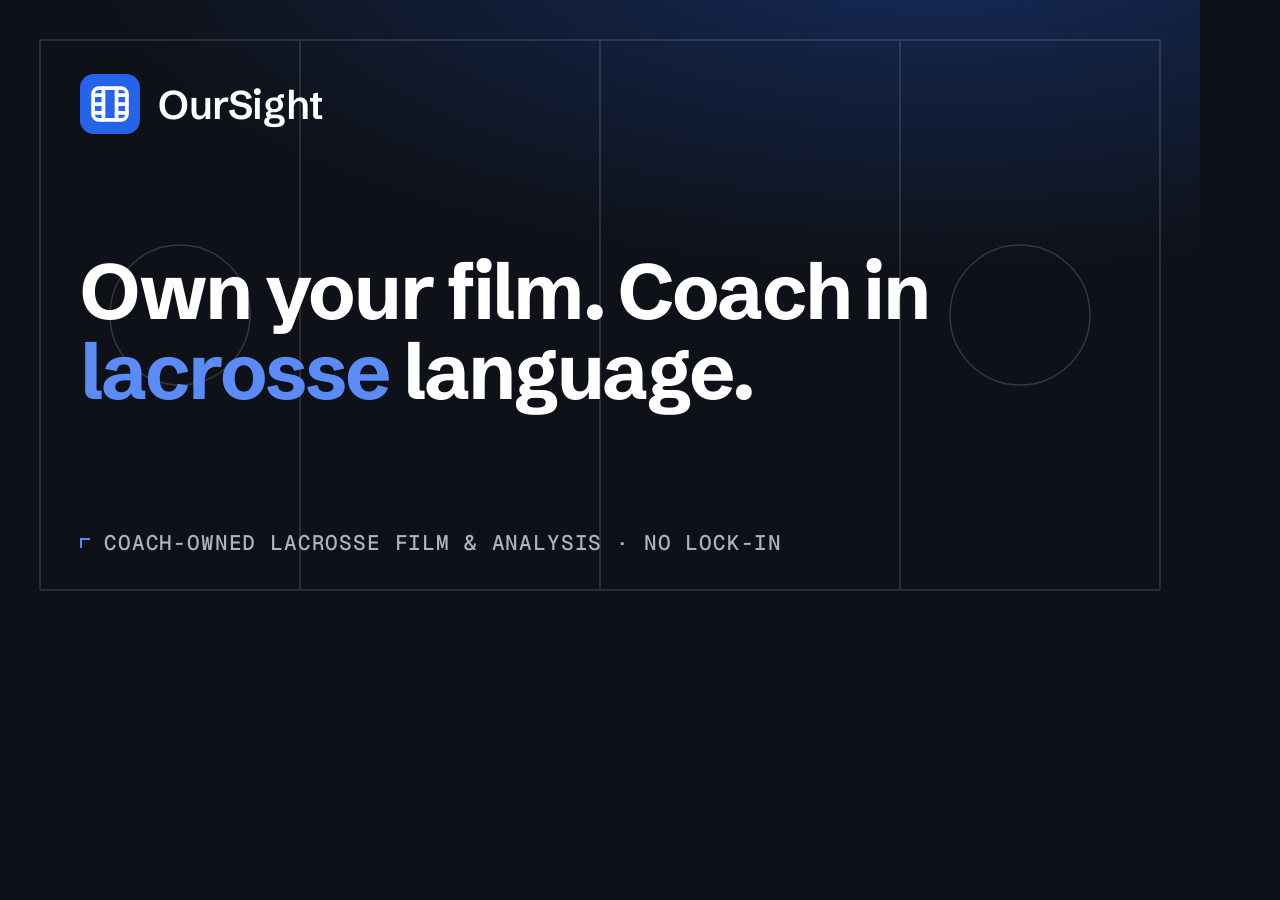
<file: site/assets/og.html>
<!DOCTYPE html><html lang="en"><head><meta charset="utf-8">
<link href="https://fonts.googleapis.com/css2?family=Schibsted+Grotesk:wght@600;700&family=Geist+Mono:wght@500&display=swap" rel="stylesheet">
<style>
  *{margin:0;box-sizing:border-box}
  html,body{width:1200px;height:630px}
  body{background:#0e1117;color:#fff;font-family:"Schibsted Grotesk",sans-serif;position:relative;overflow:hidden}
  .bg{position:absolute;inset:0;background:radial-gradient(120% 90% at 78% -10%, rgba(37,99,235,.32) 0%, #0e1117 60%)}
  .lines{position:absolute;inset:0;opacity:.16}
  .wrap{position:absolute;inset:0;padding:74px 80px;display:flex;flex-direction:column;justify-content:space-between;z-index:2}
  .top{display:flex;align-items:center;gap:18px}
  .mark{width:60px;height:60px}
  .name{font-weight:600;font-size:40px;letter-spacing:-.01em}
  h1{font-weight:700;font-size:78px;line-height:1.02;letter-spacing:-.03em;max-width:18ch}
  .ink{color:#5b8bf7}
  .sub{display:flex;align-items:center;gap:14px;font-family:"Geist Mono",monospace;font-weight:500;font-size:21px;letter-spacing:.04em;color:#aab2c4;text-transform:uppercase}
  .pip{width:10px;height:10px;border-left:2px solid #5b8bf7;border-top:2px solid #5b8bf7}
</style></head>
<body>
  <div class="bg"></div>
  <svg class="lines" viewBox="0 0 1200 630" preserveAspectRatio="none"><g fill="none" stroke="#fff" stroke-width="1.4">
    <rect x="40" y="40" width="1120" height="550"/><line x1="600" y1="40" x2="600" y2="590"/>
    <line x1="300" y1="40" x2="300" y2="590"/><line x1="900" y1="40" x2="900" y2="590"/>
    <circle cx="180" cy="315" r="70"/><circle cx="1020" cy="315" r="70"/>
  </g></svg>
  <div class="wrap">
    <div class="top">
      <svg class="mark" viewBox="0 0 64 64"><rect width="64" height="64" rx="15" fill="#2563eb"/><g fill="none" stroke="#fff" stroke-width="4" stroke-linecap="round" stroke-linejoin="round"><rect x="14" y="15" width="36" height="34" rx="6"/><line x1="25" y1="15" x2="25" y2="49"/><line x1="39" y1="15" x2="39" y2="49"/><line x1="14" y1="32" x2="25" y2="32"/><line x1="39" y1="32" x2="50" y2="32"/><line x1="14" y1="22.5" x2="25" y2="22.5"/><line x1="14" y1="41.5" x2="25" y2="41.5"/><line x1="39" y1="22.5" x2="50" y2="22.5"/><line x1="39" y1="41.5" x2="50" y2="41.5"/></g></svg>
      <span class="name">OurSight</span>
    </div>
    <h1>Own your film. Coach in <span class="ink">lacrosse</span> language.</h1>
    <div class="sub"><span class="pip"></span> Coach-owned lacrosse film &amp; analysis · No lock-in</div>
  </div>
</body></html>
</file>
<file: site/assets/fonts.css>
@font-face{font-family:'Geist';font-style:normal;font-weight:400;font-display:swap;src:url('fonts/geist-400.woff2') format('woff2');unicode-range:U+0000-00FF, U+0131, U+0152-0153, U+02BB-02BC, U+02C6, U+02DA, U+02DC, U+0304, U+0308, U+0329, U+2000-206F, U+20AC, U+2122, U+2191, U+2193, U+2212, U+2215, U+FEFF, U+FFFD}
@font-face{font-family:'Geist';font-style:normal;font-weight:500;font-display:swap;src:url('fonts/geist-500.woff2') format('woff2');unicode-range:U+0000-00FF, U+0131, U+0152-0153, U+02BB-02BC, U+02C6, U+02DA, U+02DC, U+0304, U+0308, U+0329, U+2000-206F, U+20AC, U+2122, U+2191, U+2193, U+2212, U+2215, U+FEFF, U+FFFD}
@font-face{font-family:'Geist';font-style:normal;font-weight:600;font-display:swap;src:url('fonts/geist-600.woff2') format('woff2');unicode-range:U+0000-00FF, U+0131, U+0152-0153, U+02BB-02BC, U+02C6, U+02DA, U+02DC, U+0304, U+0308, U+0329, U+2000-206F, U+20AC, U+2122, U+2191, U+2193, U+2212, U+2215, U+FEFF, U+FFFD}
@font-face{font-family:'Geist Mono';font-style:normal;font-weight:400;font-display:swap;src:url('fonts/geist-mono-400.woff2') format('woff2');unicode-range:U+0000-00FF, U+0131, U+0152-0153, U+02BB-02BC, U+02C6, U+02DA, U+02DC, U+0304, U+0308, U+0329, U+2000-206F, U+20AC, U+2122, U+2191, U+2193, U+2212, U+2215, U+FEFF, U+FFFD}
@font-face{font-family:'Geist Mono';font-style:normal;font-weight:500;font-display:swap;src:url('fonts/geist-mono-500.woff2') format('woff2');unicode-range:U+0000-00FF, U+0131, U+0152-0153, U+02BB-02BC, U+02C6, U+02DA, U+02DC, U+0304, U+0308, U+0329, U+2000-206F, U+20AC, U+2122, U+2191, U+2193, U+2212, U+2215, U+FEFF, U+FFFD}
@font-face{font-family:'Schibsted Grotesk';font-style:normal;font-weight:500;font-display:swap;src:url('fonts/schibsted-grotesk-500.woff2') format('woff2');unicode-range:U+0000-00FF, U+0131, U+0152-0153, U+02BB-02BC, U+02C6, U+02DA, U+02DC, U+0304, U+0308, U+0329, U+2000-206F, U+20AC, U+2122, U+2191, U+2193, U+2212, U+2215, U+FEFF, U+FFFD}
@font-face{font-family:'Schibsted Grotesk';font-style:normal;font-weight:600;font-display:swap;src:url('fonts/schibsted-grotesk-600.woff2') format('woff2');unicode-range:U+0000-00FF, U+0131, U+0152-0153, U+02BB-02BC, U+02C6, U+02DA, U+02DC, U+0304, U+0308, U+0329, U+2000-206F, U+20AC, U+2122, U+2191, U+2193, U+2212, U+2215, U+FEFF, U+FFFD}
@font-face{font-family:'Schibsted Grotesk';font-style:normal;font-weight:700;font-display:swap;src:url('fonts/schibsted-grotesk-700.woff2') format('woff2');unicode-range:U+0000-00FF, U+0131, U+0152-0153, U+02BB-02BC, U+02C6, U+02DA, U+02DC, U+0304, U+0308, U+0329, U+2000-206F, U+20AC, U+2122, U+2191, U+2193, U+2212, U+2215, U+FEFF, U+FFFD}
</file>
<file: site/assets/tokens.css>
/* ============================================================
   OurSight — Design Tokens
   Calm broadcast instrument: ~90% cool-gray + white, blue rationed
   to "this is OurSight / this matters", red caged to the record dot.
   ============================================================ */

:root {
  /* ---------- Fonts ---------- */
  --font-display: "Schibsted Grotesk", system-ui, -apple-system, "Segoe UI", sans-serif;
  --font-body:    "Geist", system-ui, -apple-system, "Segoe UI", sans-serif;
  --font-mono:    "Geist Mono", ui-monospace, "SF Mono", Menlo, monospace;

  /* ---------- White / paper ---------- */
  --white:  #ffffff;
  --paper:  #fbfbfd;

  /* ---------- Cool-gray ramp (hue ~254, low chroma) ---------- */
  --gray-25:  #fbfbfd;
  --gray-50:  #f5f6f9;
  --gray-100: #eceef3;
  --gray-150: #e4e7ee;
  --gray-200: #dde0e8;
  --gray-300: #c3c8d4;
  --gray-400: #969db0;
  --gray-500: #626977;
  --gray-600: #4a5161;
  --gray-700: #353b49;
  --gray-800: #272c38;
  --gray-900: #161a23;
  --gray-950: #0e1117;

  /* ---------- Brand blue ramp (keyed to #2563eb) ---------- */
  --blue-50:  #eef3ff;
  --blue-100: #dbe5ff;
  --blue-200: #b9ccff;
  --blue-400: #5b8bf7;
  --blue-500: #2563eb;
  --blue-600: #1d4ed8;
  --blue-700: #1a3fb0;
  --blue-glow: rgba(37, 99, 235, 0.14);

  /* ---------- Reserved red — LIVE / RECORD / DESTRUCTIVE only ---------- */
  --live:      #e5484d;
  --live-glow: rgba(229, 72, 77, 0.30);

  /* ---------- Utility (functional only) ---------- */
  --success: #2f855a;
  --amber:   #b7791f;

  /* ============ Semantic tokens (use these in components) ============ */
  --bg:            var(--white);
  --bg-alt:        var(--paper);
  --bg-dark:       var(--gray-900);
  --bg-stage:      var(--gray-950);
  --surface:       var(--white);
  --surface-sunk:  var(--gray-50);
  --text:          var(--gray-800);
  --text-strong:   var(--gray-900);
  --text-body:     var(--gray-600);
  --muted:         var(--gray-500);
  --muted-dark:    #aab2c4;
  --border:        var(--gray-200);
  --border-strong: var(--gray-300);
  --primary:       var(--blue-500);
  --primary-hover: var(--blue-600);
  --primary-tint:  var(--blue-50);
  --on-primary:    var(--white);
  --focus:         var(--blue-500);
  --reticle:       var(--blue-500);
  --reticle-dark:  var(--blue-400);

  /* ---------- Layout ---------- */
  --container:       1200px;
  --container-wide:  1320px;
  --container-prose: 720px;
  --gutter: clamp(20px, 5vw, 56px);

  /* Spacing scale (8px base) */
  --s1: 8px;  --s2: 12px;  --s3: 16px;  --s4: 24px;  --s5: 32px;
  --s6: 48px; --s7: 64px;  --s8: 96px;  --s9: 128px;
  --section-y: clamp(72px, 10vw, 128px);

  /* Radius */
  --r-xs: 6px;
  --r-sm: 10px;
  --r-md: 14px;
  --r-lg: 20px;
  --r-pill: 999px;

  /* Elevation */
  --shadow-sm: 0 1px 2px rgba(22, 26, 35, .06);
  --shadow-md: 0 12px 32px -8px rgba(22, 26, 35, .12);
  --shadow-lg: 0 24px 56px -16px rgba(22, 26, 35, .16);

  /* ---------- Type scale ---------- */
  --t-hero:    clamp(2.75rem, 5.5vw, 4.5rem);
  --t-h2:      clamp(2rem, 3.5vw, 2.75rem);
  --t-h3:      1.5rem;
  --t-title:   1.125rem;
  --t-lead:    clamp(1.125rem, 1.6vw, 1.3125rem);
  --t-body:    1.0625rem;
  --t-small:   0.875rem;
  --t-ui:      0.875rem;
  --t-eyebrow: 0.8125rem;
  --t-data:    0.8125rem;
  --t-data-xl: clamp(1.75rem, 3vw, 2.5rem);
  --t-tag:     0.6875rem;

  --header-h: 64px;
}
</file>
<file: site/assets/styles.css>
/* ============================================================
   OurSight — Marketing site styles
   Depends on tokens.css. Build order mirrors the design system:
   base → type → layout → cropframe → field → mockups → components.
   ============================================================ */

/* ---------------- Reset / base ---------------- */
*, *::before, *::after { box-sizing: border-box; }
* { margin: 0; }
html { -webkit-text-size-adjust: 100%; scroll-behavior: smooth; }
html.nav-open { overflow: hidden; }
body {
  font-family: var(--font-body);
  font-size: var(--t-body);
  line-height: 1.6;
  color: var(--text);
  background: var(--bg);
  -webkit-font-smoothing: antialiased;
  text-rendering: optimizeLegibility;
  overflow-x: hidden;
}
img, svg, video { display: block; max-width: 100%; }
a { color: var(--primary); text-decoration: none; }
button { font: inherit; color: inherit; cursor: pointer; background: none; border: 0; }
ul { list-style: none; padding: 0; }
:focus-visible {
  outline: 2px solid var(--focus);
  outline-offset: 2px;
  border-radius: 3px;
}
::selection { background: var(--blue-100); color: var(--blue-700); }

.skip-link {
  position: absolute; left: 12px; top: -60px; z-index: 200;
  background: var(--primary); color: #fff; padding: 10px 16px;
  border-radius: var(--r-sm); transition: top .15s ease;
}
.skip-link:focus { top: 12px; }

/* ---------------- Typography ---------------- */
h1, h2, h3, .display { font-family: var(--font-display); color: var(--text-strong); }
h1 { font-size: var(--t-hero); font-weight: 700; line-height: 1.04; letter-spacing: -.025em; }
h2 { font-size: var(--t-h2); font-weight: 600; line-height: 1.08; letter-spacing: -.02em; }
h3 { font-size: var(--t-h3); font-weight: 600; line-height: 1.15; letter-spacing: -.015em; }
p { color: var(--text-body); }
strong { color: var(--text-strong); font-weight: 600; }
.lead { font-size: var(--t-lead); line-height: 1.5; color: var(--text-body); letter-spacing: -.005em; }
.measure { max-width: 68ch; }
.ink { color: var(--primary); }            /* the single blue emphasis word */

.eyebrow {
  display: inline-flex; align-items: center; gap: 8px;
  font-family: var(--font-mono); font-weight: 500; font-size: var(--t-eyebrow);
  letter-spacing: .12em; text-transform: uppercase; color: var(--muted);
}
.eyebrow::before {
  content: ""; width: 9px; height: 9px;
  border-left: 2px solid var(--reticle); border-top: 2px solid var(--reticle);
}
.section--dark .eyebrow { color: var(--muted-dark); }
.section--dark .eyebrow::before { border-color: var(--reticle-dark); }

.mono { font-family: var(--font-mono); font-size: var(--t-data); letter-spacing: .01em; }

/* ---------------- Layout ---------------- */
.container { width: 100%; max-width: var(--container); margin-inline: auto; padding-inline: var(--gutter); }
.container--wide  { max-width: var(--container-wide); }
.container--prose { max-width: var(--container-prose); }
.section { padding-block: var(--section-y); position: relative; }
.section--alt  { background: var(--bg-alt); }
.section--dark { background: var(--bg-dark); color: var(--muted-dark); }
.section--dark h2, .section--dark h3, .section--dark .display { color: #fff; }
.section--dark p { color: var(--muted-dark); }
.section-head { max-width: 720px; }
.section-head .lead { margin-top: var(--s3); }
.section-head--center { margin-inline: auto; text-align: center; }
.section-head--center .eyebrow { justify-content: center; }

.hairline { height: 1px; background: var(--border); border: 0; }

/* ---------------- Buttons ---------------- */
.btn {
  display: inline-flex; align-items: center; justify-content: center; gap: 8px;
  font-family: var(--font-body); font-weight: 500; font-size: var(--t-ui);
  line-height: 1; padding: 12px 22px; min-height: 44px; border-radius: var(--r-sm);
  transition: background .12s ease, color .12s ease, transform .12s ease, border-color .12s ease, box-shadow .12s ease;
  white-space: nowrap;
}
.btn svg { width: 17px; height: 17px; }
.btn-primary { background: var(--primary); color: var(--on-primary); }
.btn-primary:hover { background: var(--primary-hover); transform: translateY(-1px); }
.btn-primary:active { transform: scale(.98); }
.btn-primary .i-arrow { transition: transform .15s ease; }
.btn-primary:hover .i-arrow { transform: translateX(3px); }
.btn-ghost { background: transparent; border: 1px solid var(--border); color: var(--text); }
.btn-ghost:hover { background: var(--bg-alt); border-color: var(--border-strong); transform: translateY(-1px); }
.btn-ghost:active { transform: scale(.98); }
.btn-lg { padding: 15px 28px; font-size: 1rem; }
.btn[disabled] { background: var(--gray-200); color: var(--gray-400); transform: none; cursor: default; }

.section--dark .btn-ghost { border-color: rgba(255,255,255,.22); color: var(--paper); }
.section--dark .btn-ghost:hover { background: rgba(255,255,255,.06); border-color: rgba(255,255,255,.4); }

.btn-link { color: var(--primary); font-weight: 500; display: inline-flex; align-items: center; gap: 6px; }
.btn-link svg { width: 16px; height: 16px; transition: transform .15s ease; }
.btn-link:hover svg { transform: translateX(3px); }

/* ---------------- Header / nav ---------------- */
.header {
  position: fixed; inset: 0 0 auto 0; z-index: 100; height: var(--header-h);
  display: flex; align-items: center;
  transition: background .2s ease, border-color .2s ease, backdrop-filter .2s ease;
  border-bottom: 1px solid transparent;
}
.header.is-scrolled {
  background: rgba(255,255,255,.86);
  backdrop-filter: saturate(180%) blur(12px);
  -webkit-backdrop-filter: saturate(180%) blur(12px);
  border-bottom-color: var(--border);
}
.header .container { display: flex; align-items: center; justify-content: space-between; gap: var(--s4); }

.brand { display: inline-flex; align-items: center; gap: 10px; color: var(--text-strong); }
.brand__mark { width: 26px; height: 26px; flex: none; }
.brand__name { font-family: var(--font-display); font-weight: 600; font-size: 1.2rem; letter-spacing: -.01em; }

.nav { display: flex; align-items: center; gap: var(--s5); }
.nav__links { display: flex; align-items: center; gap: var(--s5); }
.nav__links a {
  position: relative; color: var(--text-body); font-size: var(--t-ui); font-weight: 500;
  padding: 6px 0; transition: color .15s ease;
}
.nav__links a::after {
  content: ""; position: absolute; left: 0; right: 100%; bottom: -2px; height: 2px;
  background: var(--primary); transition: right .2s ease;
}
.nav__links a:hover, .nav__links a.is-active { color: var(--text-strong); }
.nav__links a:hover::after, .nav__links a.is-active::after { right: 0; }
.nav__cta { display: flex; align-items: center; gap: var(--s2); }

.nav-toggle { display: none; width: 42px; height: 42px; align-items: center; justify-content: center;
  border: 1px solid var(--border); border-radius: var(--r-sm); color: var(--text-strong); }
.nav-toggle svg { width: 20px; height: 20px; }
.nav-toggle .i-close { display: none; }

/* ---------------- Cropframe (signature device) ---------------- */
.cropframe { position: relative; }
.cropframe > .cf-tl, .cropframe > .cf-tr,
.cropframe > .cf-bl, .cropframe > .cf-br {
  content: ""; position: absolute; width: 22px; height: 22px;
  border: 2px solid var(--reticle); pointer-events: none; z-index: 3;
  transition: border-color .18s ease;
}
.cropframe > .cf-tl { top: -2px; left: -2px;  border-right: 0; border-bottom: 0; }
.cropframe > .cf-tr { top: -2px; right: -2px; border-left: 0;  border-bottom: 0; }
.cropframe > .cf-bl { bottom: -2px; left: -2px;  border-right: 0; border-top: 0; }
.cropframe > .cf-br { bottom: -2px; right: -2px; border-left: 0;  border-top: 0; }
.cf-label {
  position: absolute; top: 8px; left: 8px; z-index: 3;
  font-family: var(--font-mono); font-weight: 500; font-size: var(--t-tag);
  letter-spacing: .06em; color: var(--reticle); background: var(--white);
  padding: 3px 6px; border-radius: var(--r-xs); text-transform: uppercase;
}
.section--dark .cropframe > .cf-tl, .section--dark .cropframe > .cf-tr,
.section--dark .cropframe > .cf-bl, .section--dark .cropframe > .cf-br { border-color: var(--reticle-dark); }
.section--dark .cf-label { color: var(--reticle-dark); background: var(--gray-950); }

/* ---------------- Field component (top-down lacrosse field) ---------------- */
.field { width: 100%; height: auto; display: block; border-radius: 8px; background: linear-gradient(160deg, #eef1ee, #e6eae6); }
.field--dark { background: linear-gradient(160deg, #1c2433, #141a26); border-radius: 0; }
.field .ln { fill: none; stroke: var(--gray-300); stroke-width: 1.4; }
.field--dark .ln { stroke: rgba(255,255,255,.28); }
.field .turf { fill: transparent; }
.dot-off { fill: var(--blue-500); }
.dot-def { fill: none; stroke: var(--gray-500); stroke-width: 2; }
.field--dark .dot-def { stroke: rgba(255,255,255,.55); }
.dot-num { font-family: var(--font-mono); font-size: 8px; fill: #fff; text-anchor: middle; dominant-baseline: central; }
.field--dark .dot-num { fill: #fff; }
.ball { fill: #f4f6fb; stroke: var(--gray-400); stroke-width: .8; }

/* ---------------- App-UI mockup shell ---------------- */
.app-ui {
  background: var(--surface); border: 1px solid var(--border); border-radius: var(--r-lg);
  box-shadow: var(--shadow-md); overflow: hidden;
}
.app-ui__chrome {
  display: flex; align-items: center; gap: 10px; padding: 11px 14px;
  border-bottom: 1px solid var(--border); background: var(--gray-50);
}
.app-ui__mark { width: 16px; height: 16px; flex: none; }
.app-ui__dots { display: inline-flex; gap: 6px; flex: none; }
.app-ui__dots i { width: 9px; height: 9px; border-radius: 50%; background: var(--gray-300); }
.app-ui__crumb { font-family: var(--font-mono); font-size: var(--t-tag); letter-spacing: .04em;
  color: var(--gray-600); text-transform: uppercase; margin-left: 4px;
  flex: 1 1 auto; min-width: 0; overflow: hidden; text-overflow: ellipsis; white-space: nowrap; }
.app-ui__status { flex: none; margin-left: 12px; display: inline-flex; align-items: center; gap: 6px;
  font-family: var(--font-mono); font-size: var(--t-tag); letter-spacing: .06em; text-transform: uppercase; color: var(--blue-600); }
.app-ui__status::before { content: ""; width: 7px; height: 7px; border-left: 2px solid var(--blue-500); border-top: 2px solid var(--blue-500); }

/* video stage */
.stage { position: relative; background: var(--bg-stage); aspect-ratio: 16 / 9; overflow: hidden; }
.stage .field { position: absolute; inset: 0; width: 100%; height: 100%; border-radius: 0; filter: brightness(.62) saturate(.85); }
.stage__video { position: absolute; inset: 0; width: 100%; height: 100%; object-fit: cover; z-index: 0;
  filter: brightness(.78) saturate(.92) contrast(1.02); }
.stage__crop { position: absolute; inset: 14% 18%; z-index: 2; }
.play-glyph {
  position: absolute; left: 50%; top: 50%; transform: translate(-50%, -50%); z-index: 4;
  width: 56px; height: 56px; border-radius: 50%; background: var(--blue-500);
  display: flex; align-items: center; justify-content: center; box-shadow: 0 6px 22px rgba(37,99,235,.5);
}
.play-glyph svg { width: 22px; height: 22px; color: #fff; margin-left: 3px; }

/* live badge / rec dot — the ONLY place red (--live) is permitted: live/record/destructive.
   Intentionally NOT used in the current marketing markup (red stays dormant). Do NOT wire
   these to CTAs, links, headings, or branding — emphasis is always blue. */
.live-badge {
  position: absolute; top: 12px; right: 12px; z-index: 5; display: inline-flex; align-items: center; gap: 6px;
  font-family: var(--font-mono); font-size: var(--t-tag); letter-spacing: .08em; text-transform: uppercase;
  color: #fff; background: rgba(14,17,23,.7); border: 1px solid var(--live); border-radius: var(--r-pill);
  padding: 4px 9px;
}
.rec-dot { width: 8px; height: 8px; border-radius: 50%; background: var(--live); box-shadow: 0 0 0 0 var(--live-glow); }
@media (prefers-reduced-motion: no-preference) { .rec-dot { animation: rec-pulse 1.6s ease-in-out infinite; } }
@keyframes rec-pulse { 0%,100% { opacity: 1; } 50% { opacity: .35; } }

/* transport bar */
.transport { padding: 12px 14px; background: var(--surface); display: grid; gap: 10px; }
.scrubber { position: relative; height: 5px; border-radius: 99px; background: var(--gray-200); }
.scrubber__played { position: absolute; inset: 0 62% 0 0; background: var(--blue-500); border-radius: 99px; }
.scrubber__head { position: absolute; left: 38%; top: 50%; transform: translate(-50%,-50%);
  width: 13px; height: 13px; border-radius: 50%; background: var(--blue-500); border: 2px solid #fff; box-shadow: var(--shadow-sm); }
.transport__row { display: flex; align-items: center; gap: 10px; }
.transport__row .tc { font-family: var(--font-mono); font-size: var(--t-tag); color: var(--muted); }
.transport__icons { display: inline-flex; gap: 6px; align-items: center; color: var(--gray-500); }
.transport__icons svg { width: 16px; height: 16px; }
.transport__icons .is-primary { color: var(--blue-500); }
.chip {
  font-family: var(--font-mono); font-size: var(--t-tag); letter-spacing: .03em;
  border: 1px solid var(--border); border-radius: var(--r-xs); padding: 3px 7px; color: var(--text-body);
  display: inline-flex; align-items: center; gap: 5px;
}
.chip--on { background: var(--blue-50); border-color: var(--blue-100); color: var(--blue-700); }
.spacer { flex: 1; }
.tag-on-field {
  position: absolute; z-index: 4; font-family: var(--font-mono); font-size: var(--t-tag);
  background: rgba(14,17,23,.78); color: #fff; border: 1px solid rgba(91,139,247,.6);
  border-radius: var(--r-xs); padding: 3px 7px; display: inline-flex; gap: 6px; align-items: center;
}
.tag-on-field::before { content: ""; width: 6px; height: 6px; border-radius: 50%; background: var(--blue-400); }

/* telestration toolbar + export */
.tele-toolbar { display: inline-flex; gap: 4px; background: rgba(14,17,23,.7); border-radius: var(--r-sm); padding: 5px;
  position: absolute; top: 12px; left: 12px; z-index: 5; }
.tele-toolbar button { width: 30px; height: 30px; border-radius: 7px; color: rgba(255,255,255,.7); display: flex; align-items: center; justify-content: center; }
.tele-toolbar button svg { width: 16px; height: 16px; }
.tele-toolbar button.is-active { background: var(--blue-500); color: #fff; }
.export-row { display: flex; align-items: center; gap: 12px; flex-wrap: wrap; padding: 12px 14px; border-top: 1px solid var(--border); background: var(--surface); }
.export-row .filemeta { font-family: var(--font-mono); font-size: var(--t-tag); color: var(--muted); display: inline-flex; align-items: center; gap: 7px; }
.export-row .ok { color: var(--success); display: inline-flex; align-items: center; gap: 4px; }
.export-row .ok svg { width: 14px; height: 14px; }
.btn-mini { background: var(--blue-500); color: #fff; border-radius: var(--r-sm); padding: 8px 14px; font-size: var(--t-ui); font-weight: 500; display: inline-flex; align-items: center; gap: 7px; }
.btn-mini svg { width: 15px; height: 15px; }

/* watch-engagement timeline */
.engage { padding: 16px; display: grid; gap: 11px; }
.engage__head { display: flex; align-items: center; gap: 8px; color: var(--muted); font-family: var(--font-mono); font-size: var(--t-tag); letter-spacing: .06em; text-transform: uppercase; }
.engage__head svg { width: 15px; height: 15px; }
.engage__row { display: grid; grid-template-columns: 92px 1fr; align-items: center; gap: 12px; }
.engage__who { display: flex; align-items: center; gap: 8px; }
.avatar { width: 24px; height: 24px; border-radius: 50%; background: var(--blue-50); color: var(--blue-700);
  font-family: var(--font-mono); font-size: 10px; font-weight: 500; display: flex; align-items: center; justify-content: center; flex: none; }
.engage__who span { font-size: var(--t-small); color: var(--text-body); }
.bars { display: grid; grid-auto-flow: column; grid-auto-columns: 1fr; gap: 4px; }
.bars i { height: 18px; border-radius: 4px; background: var(--gray-150); transform-origin: left; }
.bars i.l1 { background: var(--blue-100); } .bars i.l2 { background: var(--blue-200); }
.bars i.l3 { background: var(--blue-400); } .bars i.l4 { background: var(--blue-500); }
.engage__row--cold .engage__who span { color: var(--muted); }
/* real coverage rows: name | single coverage bar (green/amber/blue band) | % */
.cov { display: flex; align-items: center; gap: 12px; }
.cov + .cov { margin-top: 11px; }
.cov__name { width: 92px; flex: none; font-size: var(--t-small); color: var(--text-body);
  overflow: hidden; text-overflow: ellipsis; white-space: nowrap; }
.cov__track { position: relative; height: 12px; flex: 1; border-radius: 99px; background: var(--gray-150); overflow: hidden; }
.cov__fill { display: block; height: 100%; border-radius: 99px; }
.cov--hi { background: var(--blue-500); }
.cov--mid { background: var(--blue-400); }
.cov--lo { background: var(--blue-200); }
.cov__pct { width: 38px; flex: none; text-align: right; font-family: var(--font-mono); font-size: var(--t-tag); color: var(--muted); }

/* ---------------- Film player (1:1 with the real OurSight FilmPlayer) ---------------- */
.player { border: 1px solid var(--border); border-radius: var(--r-md); overflow: hidden; background: #000; box-shadow: var(--shadow-lg); }
.player__head { display: flex; align-items: center; justify-content: space-between; gap: 10px;
  padding: 10px 12px; background: var(--surface); border-bottom: 1px solid var(--border); }
.player__title { display: inline-flex; align-items: center; gap: 8px; font-size: var(--t-small); font-weight: 500; color: var(--text-strong); min-width: 0; }
.player__title { overflow: hidden; text-overflow: ellipsis; white-space: nowrap; }
.player__logo { width: 18px; height: 18px; flex: none; }
.player__export { flex: none; display: inline-flex; align-items: center; gap: 6px; font-family: var(--font-mono);
  font-size: var(--t-tag); color: var(--primary); border: 1px solid var(--border); border-radius: var(--r-sm); padding: 5px 9px; }
.player__export svg { width: 14px; height: 14px; }
.player__stage { position: relative; aspect-ratio: 16 / 9; background: var(--bg-stage); overflow: hidden; }
.player__stage .field { position: absolute; inset: 0; width: 100%; height: 100%; border-radius: 0; filter: brightness(.72) saturate(.9); }
.player__tele { position: absolute; inset: 0; width: 100%; height: 100%; z-index: 2; }
.player__seek { background: var(--surface); padding: 11px 12px 0; }
.player__seek-track { position: relative; height: 6px; border-radius: 99px; background: var(--gray-200); }
.player__seek-loop { position: absolute; top: 0; height: 6px; border-radius: 99px; background: rgba(37,99,235,.28); }
.player__seek-fill { position: absolute; left: 0; top: 0; height: 6px; border-radius: 99px; background: var(--primary); }
.player__seek-thumb { position: absolute; top: 50%; transform: translate(-50%,-50%); width: 14px; height: 14px;
  border-radius: 50%; background: var(--primary); border: 2px solid #fff; box-shadow: var(--shadow-sm); }
.player__controls { display: flex; flex-wrap: wrap; align-items: center; gap: 8px; background: var(--surface); padding: 10px 12px; }
.pbtn { height: 36px; min-width: 36px; display: inline-flex; align-items: center; justify-content: center; gap: 7px;
  border: 1px solid var(--border); border-radius: var(--r-sm); color: var(--text); font-size: var(--t-ui); font-family: var(--font-body); padding: 0 6px; }
.pbtn svg { width: 17px; height: 17px; }
.pbtn--wide { padding: 0 10px; }
.pbtn--play { background: var(--primary); color: #fff; border-color: var(--primary); padding: 0; width: 36px; }
.pbtn--active { border-color: var(--primary); color: var(--primary); }
.player__time { margin-left: auto; font-family: var(--font-mono); font-size: var(--t-tag); color: var(--muted); }

/* ---------------- Hero ---------------- */
.hero { position: relative; padding-top: calc(var(--header-h) + clamp(44px, 7vw, 96px)); padding-bottom: var(--section-y); overflow: hidden; text-align: center; }
.hero::before {
  content: ""; position: absolute; z-index: 0; left: 50%; top: 0; width: min(900px, 90%); height: 560px;
  transform: translateX(-50%);
  background: radial-gradient(closest-side, var(--blue-glow), transparent 72%); filter: blur(8px); pointer-events: none;
}
.hero__top { position: relative; z-index: 1; max-width: 880px; margin-inline: auto; }
.hero__eyebrow { margin-bottom: var(--s4); justify-content: center; }
.hero h1 { margin-bottom: var(--s4); text-wrap: balance; }
.hero__br { display: none; }                 /* let text-wrap:balance set the lines */
.hero__sub { max-width: 52ch; margin: 0 auto var(--s5); }
.hero__cta { display: flex; flex-wrap: wrap; gap: var(--s3); justify-content: center; }
.hero__media { position: relative; z-index: 1; margin-top: clamp(40px, 6vw, 76px); }
.hero__media img { width: 100%; aspect-ratio: 16 / 7; object-fit: cover; object-position: center 46%;
  border-radius: var(--r-lg); border: 1px solid var(--border); box-shadow: var(--shadow-lg); display: block; }
@media (max-width: 700px) { .hero__media img { aspect-ratio: 4 / 3; } }

/* ---------------- Trust strip ---------------- */
.trust-strip { border-top: 1px solid var(--border); border-bottom: 1px solid var(--border); background: var(--bg-alt); }
.trust-strip__inner { display: flex; flex-wrap: wrap; gap: clamp(16px, 3vw, 40px); padding-block: 22px; align-items: center; justify-content: space-between; }
.trust-chip { display: inline-flex; align-items: center; gap: 9px; color: var(--text-body); font-size: var(--t-small); }
.trust-chip svg { width: 18px; height: 18px; color: var(--gray-400); flex: none; }

/* ---------------- Three-step ---------------- */
.steps { display: grid; grid-template-columns: repeat(3, 1fr); gap: var(--s6); margin-top: var(--s7); }
.step { position: relative; padding-top: var(--s4); border-top: 2px solid var(--gray-900); }
.step__top { display: flex; align-items: center; justify-content: space-between; gap: var(--s3); margin-bottom: var(--s3); }
.step__num { font-family: var(--font-display); font-weight: 700; font-size: clamp(2.75rem, 5vw, 3.75rem);
  line-height: .85; letter-spacing: -.04em; color: var(--text-strong); }
.step__icon { width: 44px; height: 44px; border-radius: var(--r-sm); background: var(--blue-50); color: var(--blue-600);
  display: flex; align-items: center; justify-content: center; flex: none; }
.step__icon svg { width: 22px; height: 22px; }
.step__label { font-family: var(--font-mono); font-size: var(--t-eyebrow); letter-spacing: .12em;
  text-transform: uppercase; color: var(--primary); }
.step h3 { font-size: 1.3rem; margin: 6px 0 8px; }

/* ---------------- Immersive "whole field" band ---------------- */
.action-band { position: relative; overflow: hidden; min-height: clamp(440px, 62vh, 640px);
  display: flex; align-items: center; padding-block: var(--section-y); }
.action-band__bg { position: absolute; inset: 0; width: 100%; height: 100%; object-fit: cover; z-index: 0; }
.action-band::after { content: ""; position: absolute; inset: 0; z-index: 1; background:
  linear-gradient(90deg, rgba(14,17,23,.94) 0%, rgba(14,17,23,.74) 40%, rgba(14,17,23,.22) 100%),
  linear-gradient(0deg, rgba(14,17,23,.7), rgba(14,17,23,0) 55%); }
.action-band > .container { position: relative; z-index: 2; }
.action-band__copy { max-width: 620px; }
.action-band__copy .lead { color: var(--paper); margin-top: var(--s4); }
/* mirrored variant: copy on the right, scrim heavier on the right */
.action-band--right .action-band__copy { margin-left: auto; }
.action-band--right::after { background:
  linear-gradient(270deg, rgba(14,17,23,.94) 0%, rgba(14,17,23,.72) 42%, rgba(14,17,23,.2) 100%),
  linear-gradient(0deg, rgba(14,17,23,.7), rgba(14,17,23,0) 55%); }
/* the virtual-camera crop, framing a slice of the real footage */
.action-band__crop { position: absolute; right: 7%; top: 46%; transform: translateY(-50%);
  width: clamp(180px, 22vw, 280px); aspect-ratio: 16 / 10; z-index: 2; }
.action-band__crop .cf-tl, .action-band__crop .cf-tr, .action-band__crop .cf-bl, .action-band__crop .cf-br { border-color: var(--reticle-dark); }
.action-band__chip { position: absolute; top: 9px; left: 9px; font-family: var(--font-mono); font-weight: 500;
  font-size: var(--t-tag); letter-spacing: .06em; text-transform: uppercase; color: var(--reticle-dark);
  background: rgba(14,17,23,.66); padding: 3px 7px; border-radius: var(--r-xs); }

/* ---------------- Comparison table ---------------- */
.compare-frame { margin-top: var(--s7); position: relative; }
.compare-wrap { overflow-x: auto; -webkit-overflow-scrolling: touch; }
/* scroll-hint fade lives on the NON-scrolling frame so it stays pinned to the viewport edge */
@media (max-width: 760px) {
  .compare-frame::after { content: ""; position: absolute; top: 0; right: 0; bottom: 0; width: 44px;
    pointer-events: none; background: linear-gradient(to right, transparent, var(--bg-alt)); }
}
.compare { width: 100%; min-width: 720px; border-collapse: separate; border-spacing: 0; }
.compare th, .compare td { text-align: left; padding: 18px 20px; vertical-align: top; border-bottom: 1px solid var(--border); }
.compare thead th { font-family: var(--font-display); font-weight: 600; font-size: 1.05rem; color: var(--text-strong); border-bottom: 1px solid var(--border-strong); }
.compare tbody th { font-weight: 500; color: var(--text-body); font-family: var(--font-body); font-size: var(--t-small); width: 130px; }
.compare td { font-family: var(--font-mono); font-size: var(--t-data); line-height: 1.5; color: var(--text-body); }
.compare .col-them { color: var(--text-body); } /* real comparison content — kept at 7.95:1, not muted */
.compare .col-us { background: var(--blue-50); color: var(--blue-700); position: relative; }
.compare .col-us-head { color: var(--blue-700); }
.compare tbody tr:last-child td, .compare tbody tr:last-child th { border-bottom: 0; }
.compare .us-head-wrap { position: relative; display: inline-flex; align-items: center; gap: 8px; }
.compare .i-win { color: var(--primary); width: 15px; height: 15px; vertical-align: -3px; margin-right: 5px; }
.compare .i-gap { color: var(--gray-400); width: 14px; height: 14px; vertical-align: -2px; margin-right: 5px; }
.compare-foot { margin-top: var(--s4); font-size: var(--t-small); color: var(--muted); max-width: 80ch; }

/* ---------------- Feature blocks (alternating) ---------------- */
.feature { display: grid; grid-template-columns: 7fr 5fr; gap: clamp(28px, 5vw, 72px); align-items: center; }
.feature + .feature { margin-top: var(--s9); }
.feature__media { grid-column: 1; position: relative; padding: clamp(16px, 2.4vw, 34px);
  border-radius: var(--r-lg); background: linear-gradient(160deg, #f4f6fa, #e7ebf3); border: 1px solid var(--border); }
.feature__media::before { content: ""; position: absolute; inset: 0; z-index: 0; border-radius: var(--r-lg);
  background: radial-gradient(80% 70% at 72% 18%, var(--blue-glow), transparent 70%); pointer-events: none; }
.feature__media > .cropframe { position: relative; z-index: 1; }
.feature__body  { grid-column: 2; }
.feature--flip .feature__media { grid-column: 2; }
.feature--flip .feature__body  { grid-column: 1; grid-row: 1; }
.feature__body h3 { margin: var(--s3) 0 var(--s3); }
.feature__bullets { display: grid; gap: 12px; margin-top: var(--s4); }
.feature__bullets li { display: flex; gap: 11px; align-items: flex-start; font-size: var(--t-small); color: var(--text-body); }
.feature__bullets svg { width: 18px; height: 18px; color: var(--primary); flex: none; margin-top: 1px; }

/* phase tag */
.tag {
  display: inline-flex; align-items: center; gap: 6px; font-family: var(--font-mono); font-weight: 500;
  font-size: var(--t-tag); letter-spacing: .06em; text-transform: uppercase;
  background: var(--blue-50); color: var(--blue-700); border: 1px solid var(--blue-100);
  border-radius: var(--r-pill); padding: 3px 9px;
}
.tag--assisted { background: #fbf3e3; color: #8a5a00; border-color: #f0e0bf; } /* #8a5a00 = AA (4.9:1) on cream */
.tag--assisted::before { content: ""; width: 6px; height: 6px; border-radius: 50%; background: var(--amber); }
.section--dark .tag { background: rgba(91,139,247,.14); color: var(--blue-400); border-color: rgba(91,139,247,.3); }

/* feature tile grid (secondary features) */
.tiles { display: grid; grid-template-columns: repeat(3, 1fr); gap: var(--s4); margin-top: var(--s7); }
.tile { background: var(--surface); border: 1px solid var(--border); border-radius: var(--r-md); box-shadow: var(--shadow-sm);
  padding: var(--s5); transition: box-shadow .15s ease, border-color .15s ease, transform .15s ease;
  display: flex; flex-direction: column; }
.tile:hover { box-shadow: var(--shadow-md); border-color: var(--border-strong); transform: translateY(-2px); }
.tile__icon { width: 38px; height: 38px; border-radius: var(--r-sm); background: var(--blue-50); color: var(--blue-600);
  display: flex; align-items: center; justify-content: center; margin-bottom: var(--s3); }
.tile__icon svg { width: 20px; height: 20px; }
.tile h3 { font-size: var(--t-title); margin-bottom: 8px; }
.tile p { font-size: var(--t-small); }
.tile__tag { margin-top: auto; padding-top: var(--s3); min-height: 22px; }

/* ---------------- Film-room split (light) ---------------- */
.filmroom { display: grid; grid-template-columns: 6fr 5fr; gap: clamp(28px, 5vw, 64px); align-items: center; }
.filmroom__media img { width: 100%; aspect-ratio: 16 / 10; object-fit: cover; border-radius: var(--r-lg);
  border: 1px solid var(--border); box-shadow: var(--shadow-md); display: block; }
@media (max-width: 880px) { .filmroom { grid-template-columns: 1fr; } }

/* ---------------- Analysis engine (three models) ---------------- */
.engine { position: relative; max-width: 1000px; margin: var(--s7) auto 0; display: grid; gap: var(--s5); justify-items: center; }
.engine::before { content: ""; position: absolute; left: 50%; top: 8px; bottom: 8px; width: 2px;
  transform: translateX(-50%); background: var(--border); z-index: 0; }
.engine > * { position: relative; z-index: 1; }
.engine__source { width: 100%; max-width: 440px; border: 1px solid var(--border); border-radius: var(--r-md);
  overflow: hidden; background: var(--bg-stage); position: relative; box-shadow: var(--shadow-sm); }
.engine__source .field { width: 100%; height: auto; display: block; border-radius: 0; filter: brightness(.72) saturate(.9); }
.engine__src-label { position: absolute; left: 10px; bottom: 10px; display: inline-flex; align-items: center; gap: 7px;
  font-family: var(--font-mono); font-size: var(--t-tag); letter-spacing: .04em; text-transform: uppercase; color: #fff;
  background: rgba(14,17,23,.66); border: 1px solid rgba(91,139,247,.4); border-radius: var(--r-xs); padding: 4px 8px; }
.engine__src-label svg { width: 13px; height: 13px; color: var(--blue-400); }
.engine__models { width: 100%; display: grid; grid-template-columns: repeat(3, 1fr); gap: var(--s4); }
.model-card { background: var(--surface); border: 1px solid var(--border); border-radius: var(--r-md);
  padding: var(--s5); box-shadow: var(--shadow-sm); transition: box-shadow .15s ease, transform .15s ease, border-color .15s ease; }
.model-card:hover { box-shadow: var(--shadow-md); transform: translateY(-2px); border-color: var(--border-strong); }
.model-card__icon { width: 44px; height: 44px; border-radius: var(--r-sm); background: var(--blue-50); color: var(--blue-600);
  display: grid; place-items: center; margin-bottom: var(--s3); }
.model-card__icon svg { width: 23px; height: 23px; }
.model-card__role { font-family: var(--font-mono); font-size: var(--t-tag); letter-spacing: .08em; text-transform: uppercase; color: var(--primary); margin-bottom: 4px; }
.model-card h3 { font-size: 1.2rem; margin-bottom: 8px; }
.model-card p { font-size: var(--t-small); }
.model-card__tech { margin-top: var(--s3); font-family: var(--font-mono); font-size: var(--t-tag); color: var(--muted); }
.model-card .tag { margin-top: var(--s4); }
.engine__out { width: 100%; max-width: 620px; display: flex; align-items: center; justify-content: center; gap: 11px;
  text-align: center; background: var(--blue-50); border: 1px solid var(--blue-100); border-radius: var(--r-md);
  padding: 14px 18px; font-size: var(--t-small); color: var(--blue-800); }
.engine__out svg { width: 20px; height: 20px; color: var(--primary); flex: none; }
.engine__out b { color: var(--blue-800); font-weight: 600; }
.engine__trust { margin-top: var(--s6); display: grid; grid-template-columns: repeat(2, 1fr); gap: 14px 28px; max-width: 880px; margin-inline: auto; }
.engine__trust li { display: flex; gap: 10px; align-items: flex-start; font-size: var(--t-small); color: var(--text-body); }
.engine__trust svg { width: 18px; height: 18px; color: var(--primary); flex: none; margin-top: 1px; }

/* ---------------- Camera section ---------------- */
.camera { display: grid; grid-template-columns: 5fr 7fr; gap: clamp(28px, 5vw, 64px); align-items: center; }
.camera__photo { position: relative; }
.camera__photo img, .camera__media { width: 100%; height: 100%; object-fit: cover; aspect-ratio: 4/5; display: block;
  border-radius: var(--r-lg); border: 1px solid var(--border); box-shadow: var(--shadow-md); }
.camera__overlay { position: absolute; left: 12px; bottom: 12px; z-index: 4; font-family: var(--font-mono);
  font-size: var(--t-tag); letter-spacing: .04em; text-transform: uppercase; color: #fff;
  background: rgba(14,17,23,.66); border: 1px solid rgba(91,139,247,.5); padding: 5px 9px; border-radius: var(--r-xs); }
.kit { margin-top: var(--s5); display: grid; gap: 0; border: 1px solid var(--border); border-radius: var(--r-md); overflow: hidden; background: var(--surface); }
.kit li { display: grid; grid-template-columns: 28px 1fr auto; align-items: center; gap: 12px; padding: 13px 16px; border-bottom: 1px solid var(--border); font-size: var(--t-small); }
.kit li:last-child { border-bottom: 0; }
.kit svg { width: 18px; height: 18px; color: var(--gray-400); }
.kit b { color: var(--text-strong); font-weight: 600; }
.kit .price { font-family: var(--font-mono); font-size: var(--t-data); color: var(--primary); }
.kit li.kit--total { background: var(--blue-50); }
.kit li.kit--total .price { color: var(--blue-700); }

/* ---------------- Ownership dark band ---------------- */
.ownership { position: relative; overflow: hidden; }
.ownership__bg { position: absolute; inset: 0; z-index: 0; object-fit: cover; width: 100%; height: 100%; opacity: .22; }
.ownership::after { content: ""; position: absolute; inset: 0; z-index: 1;
  background: radial-gradient(120% 90% at 50% -10%, rgba(26,34,54,.4) 0%, var(--gray-900) 68%); }
.ownership .container { position: relative; z-index: 2; }
.own-grid { display: grid; grid-template-columns: 1.1fr .9fr; gap: clamp(32px,5vw,72px); align-items: center; }
.own-points { display: grid; gap: 16px; margin-top: var(--s5); }
.own-points li { display: flex; gap: 12px; align-items: flex-start; color: var(--paper); font-size: var(--t-small); }
.own-points svg { width: 19px; height: 19px; color: var(--blue-400); flex: none; margin-top: 1px; }

/* ---------------- Privacy / consent ledger ---------------- */
.ledger { border: 1px solid var(--border); border-radius: var(--r-md); overflow: hidden; background: var(--surface); box-shadow: var(--shadow-sm); margin-top: var(--s6); }
.ledger__head, .ledger__row { display: grid; grid-template-columns: 1.4fr 1fr 1fr 1fr; align-items: center; gap: 8px; padding: 13px 18px; }
.ledger__head { background: var(--gray-50); border-bottom: 1px solid var(--border); font-family: var(--font-mono);
  font-size: var(--t-tag); letter-spacing: .06em; text-transform: uppercase; color: var(--muted); }
.ledger__row { border-bottom: 1px solid var(--border); font-size: var(--t-small); }
.ledger__row:last-child { border-bottom: 0; }
.ledger__row .who { color: var(--text-strong); font-weight: 500; }
.ledger__row .who small { display: block; font-family: var(--font-mono); font-size: var(--t-tag); color: var(--muted); font-weight: 400; }
.ledger .yes { display: inline-flex; align-items: center; gap: 6px; color: var(--success); font-family: var(--font-mono); font-size: var(--t-data); }
.ledger .yes svg { width: 15px; height: 15px; }
.ledger .shield { color: var(--primary); }

/* ---------------- Pricing ---------------- */
.pricing-grid { display: grid; grid-template-columns: repeat(3, 1fr); gap: var(--s4); margin-top: var(--s7); align-items: stretch; }
.price-card { background: var(--surface); border: 1px solid var(--border); border-radius: var(--r-lg); padding: var(--s6) var(--s5);
  display: flex; flex-direction: column; gap: var(--s3); box-shadow: var(--shadow-sm); position: relative; }
.price-card--rec { border-color: var(--blue-200); box-shadow: 0 0 0 1px var(--blue-200), var(--shadow-md); }
.price-card__rec-pill { position: absolute; top: -12px; left: 50%; transform: translateX(-50%);
  background: var(--primary); color: #fff; font-family: var(--font-mono); font-size: var(--t-tag); letter-spacing: .06em;
  text-transform: uppercase; padding: 4px 11px; border-radius: var(--r-pill); }
.price-card h3 { font-size: 1.35rem; }
.price-card__for { font-size: var(--t-small); color: var(--muted); min-height: 40px; }
.price-card__price { font-family: var(--font-mono); font-size: var(--t-data); color: var(--text-strong);
  padding: 12px 0; border-block: 1px solid var(--border); }
.price-card__price b { color: var(--primary); }
.price-card ul { display: grid; gap: 10px; flex: 1; }
.price-card li { display: flex; gap: 10px; align-items: flex-start; font-size: var(--t-small); color: var(--text-body); }
.price-card li svg { width: 17px; height: 17px; color: var(--primary); flex: none; margin-top: 1px; }
.price-card li .tag { margin-left: 4px; }
.price-card .btn { margin-top: var(--s2); }
.pricing-note { margin-top: var(--s5); text-align: center; font-size: var(--t-small); color: var(--muted); }

/* ---------------- Founder ---------------- */
.founder { display: grid; grid-template-columns: 5fr 7fr; gap: clamp(28px,5vw,64px); align-items: center; }
.founder__photo { border-radius: var(--r-lg); overflow: hidden; border: 1px solid var(--border); box-shadow: var(--shadow-md); }
.founder__photo img { width: 100%; aspect-ratio: 4/5; object-fit: cover; object-position: center 20%; }
.founder blockquote { font-family: var(--font-display); font-size: clamp(1.25rem, 2.2vw, 1.6rem); line-height: 1.4;
  letter-spacing: -.01em; color: var(--text-strong); font-weight: 500; }
.founder__sig { margin-top: var(--s4); display: flex; align-items: center; gap: 12px; }
.founder__sig .who { font-size: var(--t-small); }
.founder__sig .who b { display: block; color: var(--text-strong); }

/* ---------------- FAQ ---------------- */
.faq { margin-top: var(--s6); border-top: 1px solid var(--border); }
.faq__item { border-bottom: 1px solid var(--border); }
.faq__trigger { width: 100%; display: flex; align-items: center; justify-content: space-between; gap: 16px;
  padding: var(--s4) 0; text-align: left; font-family: var(--font-display); font-weight: 600; font-size: var(--t-title); color: var(--text-strong); }
.faq__trigger svg { width: 20px; height: 20px; color: var(--gray-400); flex: none; transition: transform .2s ease; }
.faq__trigger[aria-expanded="true"] svg { transform: rotate(180deg); color: var(--primary); }
.faq__panel p { padding-bottom: var(--s4); color: var(--text-body); }

/* ---------------- Final CTA ---------------- */
.cta-band { position: relative; overflow: hidden; text-align: center; }
.cta-band::after { content: ""; position: absolute; inset: 0; z-index: 0;
  background: radial-gradient(120% 90% at 50% -20%, rgba(37,99,235,.22) 0%, var(--gray-900) 62%); }
.cta-band .container { position: relative; z-index: 1; }
.cta-band h2 { max-width: 16ch; margin-inline: auto; }
.cta-band .lead { max-width: 56ch; margin: var(--s4) auto var(--s6); }
.cta-band__btns { display: flex; gap: var(--s3); justify-content: center; flex-wrap: wrap; }
.cta-band__micro { margin-top: var(--s5); font-family: var(--font-mono); font-size: var(--t-tag); letter-spacing: .04em;
  text-transform: uppercase; color: var(--muted-dark); }

/* waitlist form */
.waitlist { max-width: 460px; margin: var(--s6) auto 0; display: grid; gap: 10px; }
.waitlist__row { display: flex; gap: 10px; }
.waitlist input { flex: 1; background: rgba(255,255,255,.06); border: 1px solid rgba(255,255,255,.18); color: #fff;
  border-radius: var(--r-sm); padding: 13px 15px; font-size: var(--t-body); }
.waitlist input::placeholder { color: rgba(255,255,255,.5); }
.waitlist input:focus { outline: 2px solid var(--blue-400); outline-offset: 1px; border-color: transparent; }
.waitlist [data-form-msg] { font-size: var(--t-small); color: var(--blue-400); min-height: 1.2em; text-align: center; }
.waitlist.is-sent [data-form-msg] { color: #7fd6a8; }

/* ---------------- Footer ---------------- */
.footer { background: var(--bg-alt); border-top: 1px solid var(--border); padding-block: var(--s8) var(--s6); }
.footer__top { display: grid; grid-template-columns: 1.6fr 1fr 1fr 1fr; gap: var(--s5); }
.footer__brand .brand { margin-bottom: var(--s3); }
.footer__brand p { font-size: var(--t-small); color: var(--muted); max-width: 32ch; }
.footer__col h4 { font-family: var(--font-mono); font-size: var(--t-tag); letter-spacing: .08em; text-transform: uppercase;
  color: var(--muted); font-weight: 500; margin-bottom: var(--s3); }
.footer__col ul { display: grid; gap: 8px; }
.footer__col a { color: var(--text-body); font-size: var(--t-small); display: inline-block; padding-block: 4px; }
.footer__col a:hover { color: var(--text-strong); }
.footer__bottom { margin-top: var(--s7); padding-top: var(--s4); border-top: 1px solid var(--border);
  display: flex; flex-wrap: wrap; gap: 12px 24px; align-items: center; justify-content: space-between; }
.footer__bottom .legalnote { font-size: var(--t-small); color: var(--muted); max-width: 70ch; }
.footer__bottom .copy { font-family: var(--font-mono); font-size: var(--t-tag); color: var(--muted); letter-spacing: .03em; }

/* ---------------- Reveal / motion ---------------- */
[data-reveal] { opacity: 0; transform: translateY(12px); transition: opacity .42s cubic-bezier(.2,.7,.2,1), transform .42s cubic-bezier(.2,.7,.2,1); }
[data-reveal].is-in { opacity: 1; transform: none; }
@media (prefers-reduced-motion: reduce) {
  *, *::before, *::after { animation: none !important; transition-duration: .01ms !important; scroll-behavior: auto !important; }
  [data-reveal] { opacity: 1 !important; transform: none !important; }
}

/* ---------------- Responsive ---------------- */
@media (max-width: 1024px) {
  .hero__grid { grid-template-columns: 1fr; }
  .hero__visual { order: 2; }
  .camera, .founder { grid-template-columns: 1fr; }
  .own-grid { grid-template-columns: 1fr; }
}
@media (max-width: 880px) {
  .nav { position: fixed; inset: var(--header-h) 0 0 0; background: var(--white); flex-direction: column;
    justify-content: flex-start; gap: 0; padding: var(--s4) var(--gutter) var(--s7); transform: translateX(100%);
    transition: transform .25s ease, visibility .25s ease; border-top: 1px solid var(--border); overflow-y: auto;
    visibility: hidden; }                 /* keep off-canvas links out of the tab order while closed */
  html.nav-open .nav { transform: none; visibility: visible; }
  .nav__links { flex-direction: column; align-items: stretch; gap: 0; width: 100%; }
  .nav__links a { padding: 16px 0; border-bottom: 1px solid var(--border); font-size: 1.05rem; }
  .nav__links a::after { display: none; }
  .nav__cta { flex-direction: column; align-items: stretch; width: 100%; margin-top: var(--s4); }
  .nav__cta .btn { width: 100%; }
  .nav-toggle { display: inline-flex; }
  html.nav-open .nav-toggle .i-menu { display: none; }
  html.nav-open .nav-toggle .i-close { display: block; }
  .steps, .tiles, .pricing-grid { grid-template-columns: 1fr; }
  .engine__models { grid-template-columns: 1fr; }
  .engine__trust { grid-template-columns: 1fr; }
  .price-card__for { min-height: 0; }
  .steps { gap: var(--s5); }
  .action-band__crop { display: none; }
  .action-band { min-height: 360px; }
  .action-band::after, .action-band--right::after { background: linear-gradient(0deg, rgba(14,17,23,.88), rgba(14,17,23,.5)); }
  .action-band--right .action-band__copy { margin-left: 0; }
  .feature, .feature--flip { grid-template-columns: 1fr; }
  .feature__media, .feature--flip .feature__media { grid-column: 1; }
  .feature__body, .feature--flip .feature__body { grid-column: 1; grid-row: auto; }
  .footer__top { grid-template-columns: 1fr 1fr; }
  .footer__brand { grid-column: 1 / -1; }
}
@media (max-width: 540px) {
  .trust-strip__inner { gap: 14px; }
  .footer__top { grid-template-columns: 1fr; }
  .waitlist__row { flex-direction: column; }
  .price-card { padding: var(--s5) var(--s4); }
  .tile { padding: var(--s4); }
  .tile__icon { margin-bottom: var(--s2); }
}

/* ---- Mobile: restack the comparison table into per-capability cards ---- */
@media (max-width: 640px) {
  .compare-wrap { overflow-x: visible; }
  .compare-frame::after { display: none; }
  .compare { min-width: 0; width: 100%; }
  .compare thead { position: absolute; width: 1px; height: 1px; padding: 0; margin: -1px; overflow: hidden; clip: rect(0 0 0 0); border: 0; }
  .compare tbody, .compare tbody tr, .compare th, .compare td { display: block; width: auto; }
  .compare tbody tr { border: 1px solid var(--border); border-radius: var(--r-md); padding: 4px 16px 14px; margin-bottom: 14px; }
  .compare tbody th[scope="row"] { width: auto; font-family: var(--font-display); font-weight: 700; font-size: 1.02rem; color: var(--text-strong); padding: 12px 0 10px; border-bottom: 1px solid var(--border); }
  .compare td { border-bottom: 0; padding: 9px 0 0; display: flex; gap: 10px; align-items: baseline; }
  .compare td::before { content: attr(data-label); flex: 0 0 72px; font-family: var(--font-body); font-weight: 600; font-size: var(--t-small); color: var(--muted); }
  .compare td.col-us { background: var(--blue-50); border-radius: var(--r-sm); padding: 10px 12px; margin-top: 8px; }
  .compare td.col-us::before { color: var(--blue-700); }
  .compare .i-win, .compare .i-gap { margin-right: 4px; }

  /* Founder photo: cap height (face-forward crop) so it doesn't eat a full screen on mobile */
  .founder__photo img { aspect-ratio: auto; height: 340px; object-position: center 14%; }

  /* Feature mockups: let grid items shrink so the app-ui mockup fits narrow phones (no h-scroll) */
  .feature__media, .feature__body { min-width: 0; }
  .feature__media { padding: 14px; }
  .app-ui { max-width: 100%; }
}
</file>
